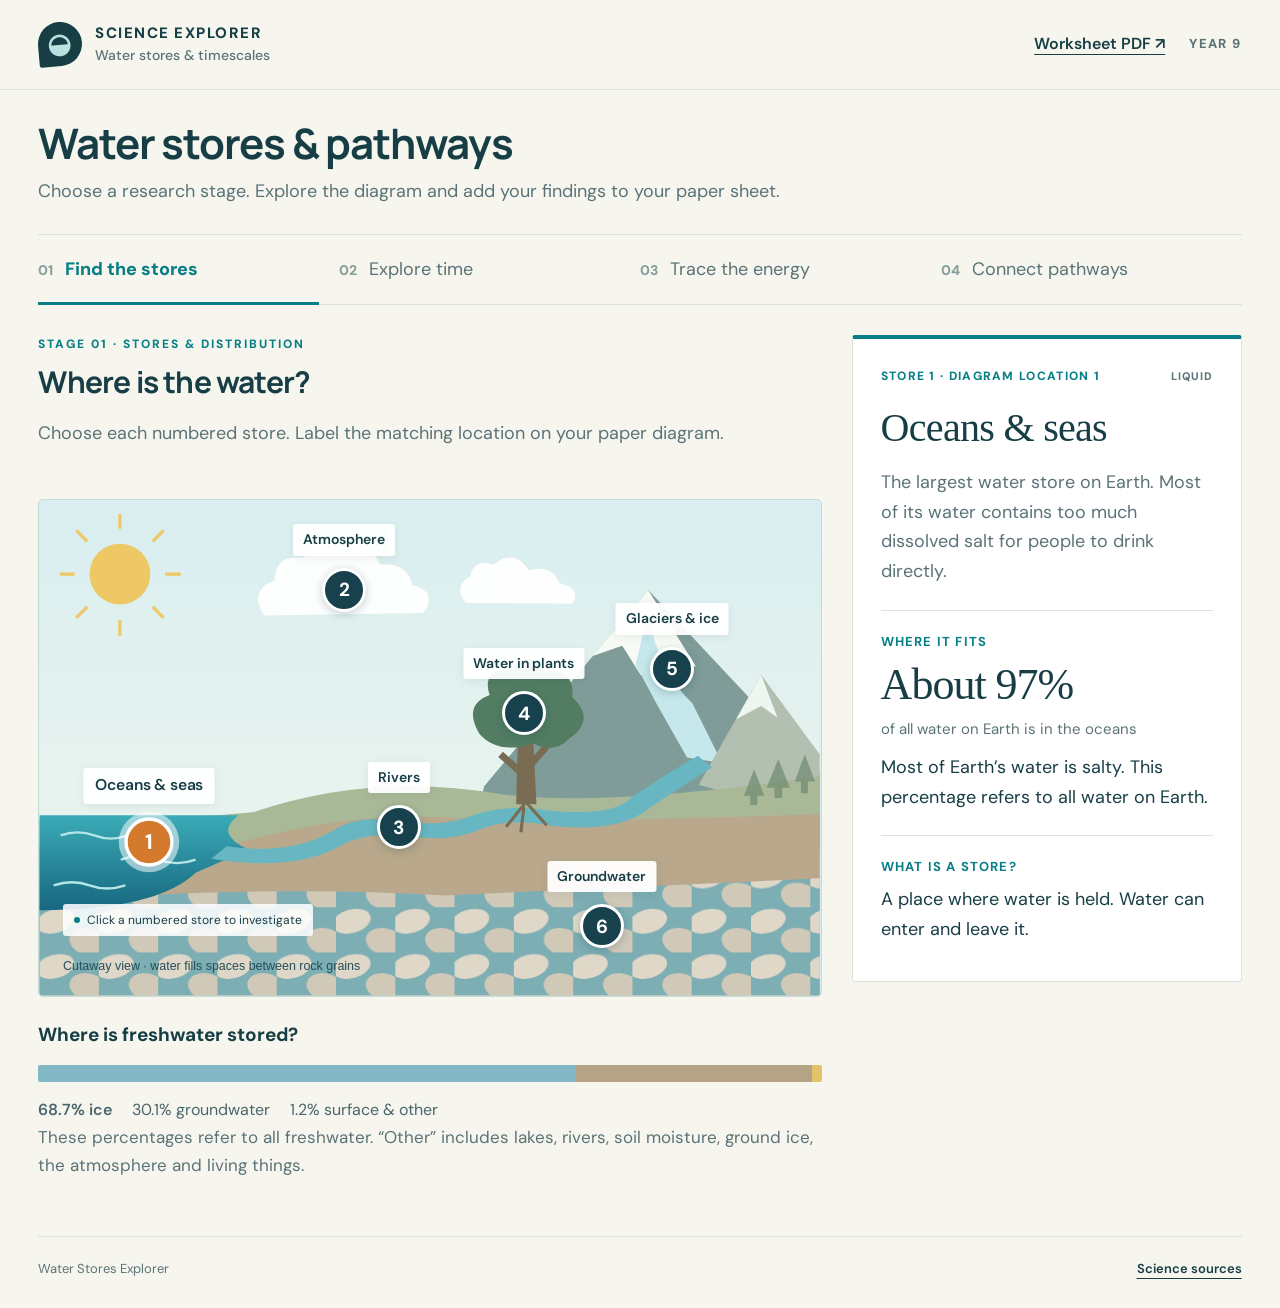
<file: index.html>
<!doctype html>
<html lang="en"><head><meta charset="utf-8"><meta name="viewport" content="width=device-width,initial-scale=1"><meta name="theme-color" content="#123c43"><title>Water Stores Explorer</title><meta name="description" content="Explore water stores, residence times, energy and pathways. Transform what you discover into your own annotated diagram."><link rel="stylesheet" href="style.css"><link rel="stylesheet" href="readability.css"><link rel="icon" href="data:image/svg+xml,%3Csvg xmlns='http://www.w3.org/2000/svg' viewBox='0 0 64 64'%3E%3Cpath fill='%230b8b92' d='M32 3C20 21 10 32 10 42a22 22 0 0044 0C54 32 44 21 32 3z'/%3E%3C/svg%3E"></head>
<body><a class="skip" href="#explorer">Skip to explorer</a>
<header><a class="brand" href="./"><span class="droplet" aria-hidden="true">◒</span><span>SCIENCE EXPLORER<small>Water stores & timescales</small></span></a><div class="header-actions"><a class="text-button" href="Water_Stores_Worksheet.pdf" target="_blank" rel="noopener">Worksheet PDF ↗</a><span class="year">YEAR 9</span></div></header>
<main>
 <section class="intro"><h1>Water stores &amp; pathways</h1><p class="lede">Choose a research stage. Explore the diagram and add your findings to your paper sheet.</p></section>
 <nav class="stages" aria-label="Investigation stages"><button data-stage="0" class="active"><span>01</span>Find the stores</button><button data-stage="1"><span>02</span>Explore time</button><button data-stage="2"><span>03</span>Trace the energy</button><button data-stage="3"><span>04</span>Connect pathways</button></nav>
 <section id="explorer" class="workspace" aria-label="Interactive water landscape">
  <div class="explore-column"><div class="stage-heading"><div><p id="stage-kicker" class="eyebrow"></p><h2 id="stage-title"></h2></div></div><p id="stage-description" class="stage-description"></p>
  <div class="landscape" id="landscape"><svg viewBox="0 0 1000 635" role="img" aria-labelledby="land-title land-desc"><title id="land-title">Water stores from mountains to ocean</title><desc id="land-desc">Ocean at the left, atmosphere above, a river and a tree on land, glacier ice on the right and groundwater between rock grains below. Numbered buttons open information for the six stores.</desc>
   <defs><linearGradient id="sky" x2="0" y2="1"><stop stop-color="#d9eef0"/><stop offset="1" stop-color="#f1f6ed"/></linearGradient><linearGradient id="sea" x2="0" y2="1"><stop stop-color="#3babb7"/><stop offset="1" stop-color="#17677f"/></linearGradient><pattern id="grains" width="76" height="58" patternUnits="userSpaceOnUse"><rect width="76" height="58" fill="#7daeb4"/><ellipse cx="20" cy="18" rx="25" ry="15" fill="#dfd8c8" transform="rotate(-15 20 18)"/><ellipse cx="62" cy="44" rx="24" ry="17" fill="#d1c9b8" transform="rotate(13 62 44)"/></pattern><marker id="arrow" viewBox="0 0 10 10" refX="9" refY="5" markerWidth="6" markerHeight="6" orient="auto-start-reverse"><path d="M0 0L10 5L0 10z" fill="#d47a2c"/></marker></defs>
   <rect width="1000" height="635" fill="url(#sky)"/><circle class="sun" cx="103" cy="95" r="39" fill="#edc864"/><g fill="none" stroke="#edc864" stroke-width="4"><path d="M103 37V18M103 154v20M45 95H26M161 95h20M61 53L47 39M145 137l14 14M145 53l14-14M61 137l-14 14"/></g>
   <path d="M570 367L780 115L1000 350V450H550" fill="#7f9c99"/><path d="M780 115L709 200L747 187L771 225L798 193L842 214Z" fill="#f7fbf5"/><path d="M780 145Q793 220 837 261L875 337L830 330L792 263L764 211Z" fill="#c6e8ec"/><path d="M845 365L925 224L1000 326V410Z" fill="#b2bfb1"/><path d="M925 224L893 281L925 264L946 279Z" fill="#edf6ef"/>
   <path d="M0 410Q180 410 275 400Q426 349 590 377Q723 395 1000 354V635H0Z" fill="#a9b998"/><path d="M0 443L240 444Q420 389 596 414L1000 403V635H0Z" fill="#b9a88b"/><path d="M0 515Q290 493 520 507L1000 485V635H0Z" fill="url(#grains)"/>
   <path d="M0 404L255 404Q223 428 268 448L200 478Q150 526 0 526Z" fill="url(#sea)"/><path d="M844 328Q790 359 757 383Q733 406 652 398Q594 389 551 406Q513 419 473 412Q407 402 376 424Q322 456 240 444L220 460Q328 477 386 443Q420 424 476 431Q525 439 566 422Q603 407 651 417Q738 428 779 397Q808 377 862 343Z" fill="#67b6c1"/><g stroke="#b5e5e5" stroke-width="3" fill="none"><path d="M27 430q22-8 43 0t43 0M104 461q24-9 48 0t48 0M18 494q24-8 46 0t46 0"/></g>
   <g fill="#fff" opacity=".96"><path d="M288 148Q267 116 302 103Q301 70 338 74Q353 46 382 68Q420 48 437 83Q470 79 478 109Q511 118 492 145Z"/><path d="M546 132Q530 109 552 98Q557 74 582 83Q608 61 627 90Q656 82 667 107Q695 113 683 133Z"/></g>
   <g><path d="M611 390L613 311L633 311L637 390" fill="#796c52"/><path d="M619 351L591 326M627 342L650 316" stroke="#796c52" stroke-width="9"/><path d="M564 300Q542 263 577 250Q566 218 604 218Q627 189 648 220Q686 215 683 253Q714 282 679 306Q659 326 633 312Q588 327 564 300" fill="#527d63"/><path d="M622 389L598 419M625 389L650 417M621 393L617 426" stroke="#796c52" stroke-width="4" fill="none"/></g>
   <g fill="#6e8b70" opacity=".7"><path d="M932 369l15-37 15 37h-10v13h-10v-13ZM903 379l13-34 13 34h-9v12h-9v-12ZM968 361l13-35 13 35h-9v15h-9v-15Z"/></g>
   <g id="path-layer" fill="none" stroke="#d47a2c" stroke-width="5" stroke-linecap="round" marker-end="url(#arrow)"></g>
   <text x="30" y="603" fill="#244e5a" font-size="16" font-family="sans-serif">Cutaway view · water fills spaces between rock grains</text>
  </svg>
  <div class="hotspots"><button class="hotspot" data-store="ocean" style="--x:14%;--y:69%" aria-label="Explore store 1, oceans and seas">1<span>Oceans & seas</span></button><button class="hotspot" data-store="atmosphere" style="--x:39%;--y:18%" aria-label="Explore store 2, atmosphere">2<span>Atmosphere</span></button><button class="hotspot" data-store="river" style="--x:46%;--y:66%" aria-label="Explore store 3, rivers">3<span>Rivers</span></button><button class="hotspot" data-store="plants" style="--x:62%;--y:43%" aria-label="Explore store 4, water in plants">4<span>Water in plants</span></button><button class="hotspot" data-store="ice" style="--x:81%;--y:34%" aria-label="Explore store 5, glaciers and ice sheets">5<span>Glaciers & ice</span></button><button class="hotspot" data-store="groundwater" style="--x:72%;--y:86%" aria-label="Explore store 6, groundwater">6<span>Groundwater</span></button></div>
  <div class="map-hint"><span class="live-dot"></span><span id="map-hint">Choose a numbered store to begin</span></div></div>
  <div id="stage-tools" class="stage-tools"></div>
  </div>
  <aside class="detail" aria-label="Selected water store information"><div class="detail-top"><span id="detail-label" class="mini-label">STORE 1</span><span id="detail-state" class="state-label">LIQUID</span></div><h2 id="detail-title"></h2><p id="detail-summary" class="detail-summary"></p><div id="detail-body"></div></aside>
 </section>

 <footer><span>Water Stores Explorer</span><button id="sources-button" class="text-button">Science sources</button></footer>
</main>
<dialog id="sources"><button class="close" aria-label="Close sources">×</button><p class="eyebrow">SCIENCE NOTES</p><h2>Sources & useful distinctions</h2><p>Water distribution estimates are approximate. Every percentage on this site names its reference total. The familiar 97% / 3% split is a classroom rounding; more detailed estimates use about 97.5% saline water and 2.5% freshwater.</p><p>Residence times are approximate averages or broad teaching ranges. They vary between locations and are not deadlines for individual molecules. The long groundwater range refers to deeper, slower systems; shallow groundwater can move much faster.</p><ul><li><a href="https://www.noaa.gov/education/resource-collections/freshwater/water-cycle" target="_blank" rel="noopener">NOAA: the water cycle and water distribution</a></li><li><a href="https://www.usgs.gov/water-science-school/science/groundwater-flow-and-water-cycle" target="_blank" rel="noopener">USGS: groundwater flow</a></li><li><a href="https://www.usgs.gov/water-science-school/science/ice-snow-and-glaciers-and-water-cycle" target="_blank" rel="noopener">USGS: ice, snow and glaciers</a></li><li><a href="https://water.usgs.gov/watercensus/AdHocComm/Background/WaterBudgets-FoundationsforEffectiveWater-ResourcesandEnvironmentalManagement.pdf" target="_blank" rel="noopener">USGS: water budgets and residence times</a></li></ul></dialog>

<script src="app.js"></script></body></html>
</file>
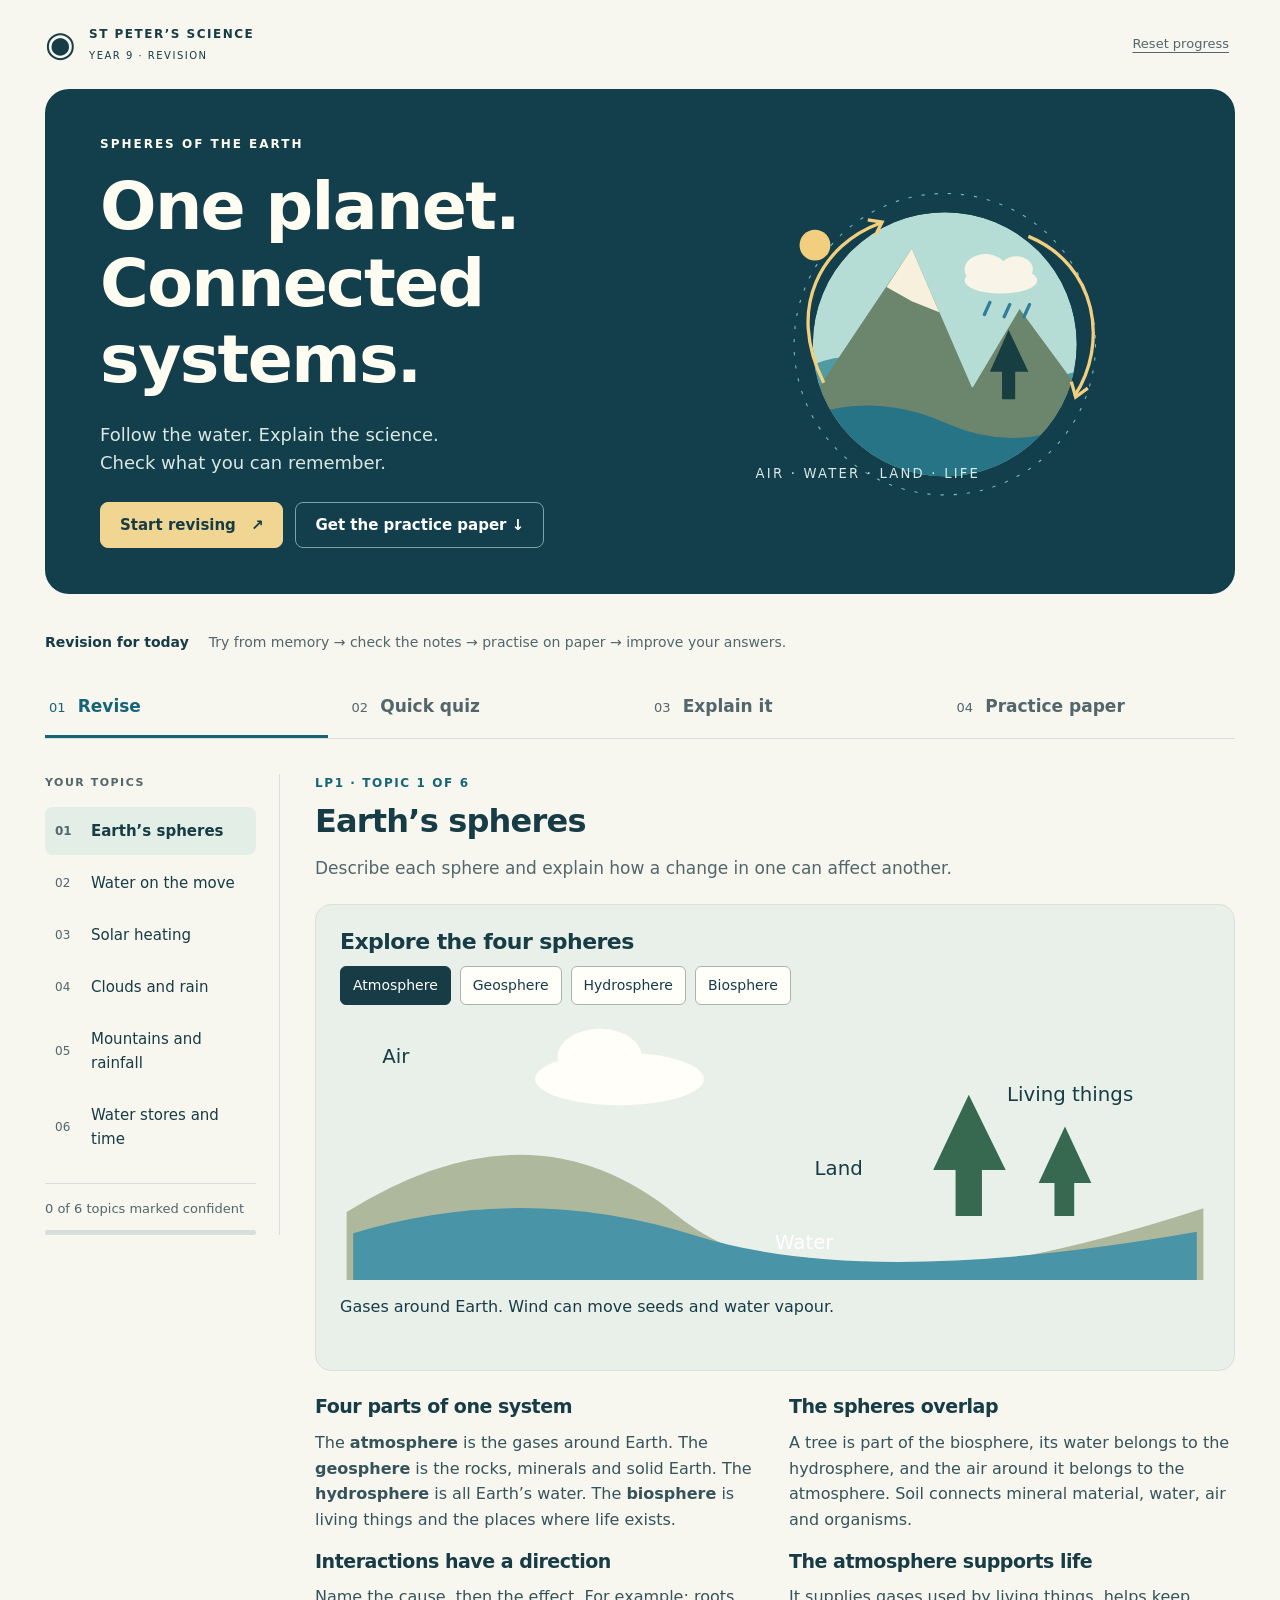
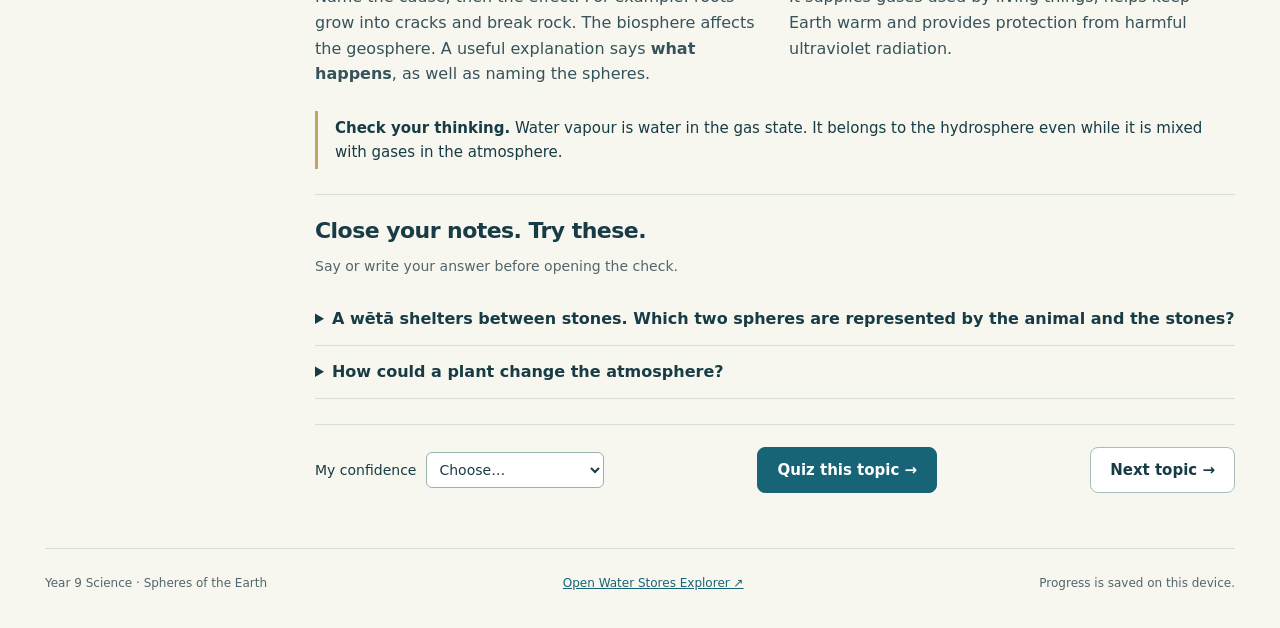
<file: revision/index.html>
<!doctype html>
<html lang="en-NZ">
<head>
  <meta charset="utf-8"><meta name="viewport" content="width=device-width, initial-scale=1">
  <meta name="description" content="Year 9 revision for Spheres of the Earth: interactive diagrams, retrieval questions, explanations and a printable practice paper.">
  <meta name="theme-color" content="#123f4b">
  <title>Spheres of the Earth · Year 9 revision</title>
  <link rel="stylesheet" href="style.css">
  <script src="app.js" defer></script>
</head>
<body>
  <a class="skip" href="#main">Skip to revision</a>
  <header><a class="brand" href="#"><span class="brand-icon" aria-hidden="true">◉</span><span>ST PETER’S SCIENCE<small>YEAR 9 · REVISION</small></span></a><button id="reset" class="text-button">Reset progress</button></header>
  <section class="hero" aria-labelledby="page-title"><div class="hero-copy"><p class="eyebrow">SPHERES OF THE EARTH</p><h1 id="page-title">One planet.<br>Connected systems.</h1><p>Follow the water. Explain the science.<br>Check what you can remember.</p><div class="hero-actions"><button class="primary" data-mode="learn">Start revising <span aria-hidden="true">↗</span></button><a class="outline-light" href="Y9_Spheres_Practice_Questions.pdf" download>Get the practice paper ↓</a></div></div><svg class="hero-art" viewBox="0 0 420 300" role="img" aria-labelledby="hero-title"><title id="hero-title">Water links the air, land and living things</title><defs><clipPath id="planet"><circle cx="210" cy="152" r="120"/></clipPath></defs><circle cx="210" cy="152" r="137" fill="none" stroke="#77b7ba" stroke-dasharray="3 9"/><g clip-path="url(#planet)"><circle cx="210" cy="152" r="120" fill="#b5ddd5"/><path d="M80 175Q130 150 180 178T340 174V290H80Z" fill="#4f9ba4"/><path d="M95 192 180 65 235 192 278 120 342 207 342 290 80 290Z" fill="#6c856d"/><path d="m157 100 23-35 25 58-25-10Z" fill="#f6f0dc"/><path d="M80 219Q145 194 212 224T350 216V300H80Z" fill="#267486"/><path d="m251 177 17-38 18 38h-12v25h-12v-25Z" fill="#173f41"/><g fill="#f8f5e8"><ellipse cx="261" cy="94" rx="33" ry="12"/><ellipse cx="247" cy="84" rx="19" ry="14"/><ellipse cx="275" cy="84" rx="15" ry="12"/></g><path d="m251 114-5 11m23-9-5 11m23-11-5 11" stroke="#327d9b" stroke-width="3" stroke-linecap="round"/></g><path d="M100 187C65 118 99 61 151 42M286 54c63 26 73 98 42 145" fill="none" stroke="#f2cf7e" stroke-width="3"/><path d="m140 39 13 2-6 12m178 133 4 14 11-8" fill="none" stroke="#f2cf7e" stroke-width="3"/><circle cx="92" cy="62" r="14" fill="#f2cf7e"/><text x="38" y="274" fill="#d8eae7" font-size="12" letter-spacing="2">AIR · WATER · LAND · LIFE</text></svg></section>
  <main id="main" tabindex="-1">
    <div class="lesson-strip"><strong>Revision for today</strong><span>Try from memory → check the notes → practise on paper → improve your answers.</span></div>
    <nav class="mode-nav" aria-label="Revision activities"><button data-mode="learn" aria-pressed="true">01 <span>Revise</span></button><button data-mode="quiz" aria-pressed="false">02 <span>Quick quiz</span></button><button data-mode="explain" aria-pressed="false">03 <span>Explain it</span></button><button data-mode="paper" aria-pressed="false">04 <span>Practice paper</span></button></nav>
    <div id="workspace"></div>
    <noscript><p>Please enable JavaScript to use the revision activities. You can still download the <a href="Y9_Spheres_Practice_Questions.pdf">practice questions</a>.</p></noscript>
  </main>
  <footer><span>Year 9 Science · Spheres of the Earth</span><a href="../">Open Water Stores Explorer ↗</a><span>Progress is saved on this device.</span></footer>
  <dialog id="reset-dialog"><h2>Reset your progress?</h2><p>This clears topic confidence and quiz scores on this device.</p><form method="dialog"><button value="cancel" class="secondary">Keep progress</button><button value="reset" class="primary">Reset progress</button></form></dialog>
</body>
</html>
</file>
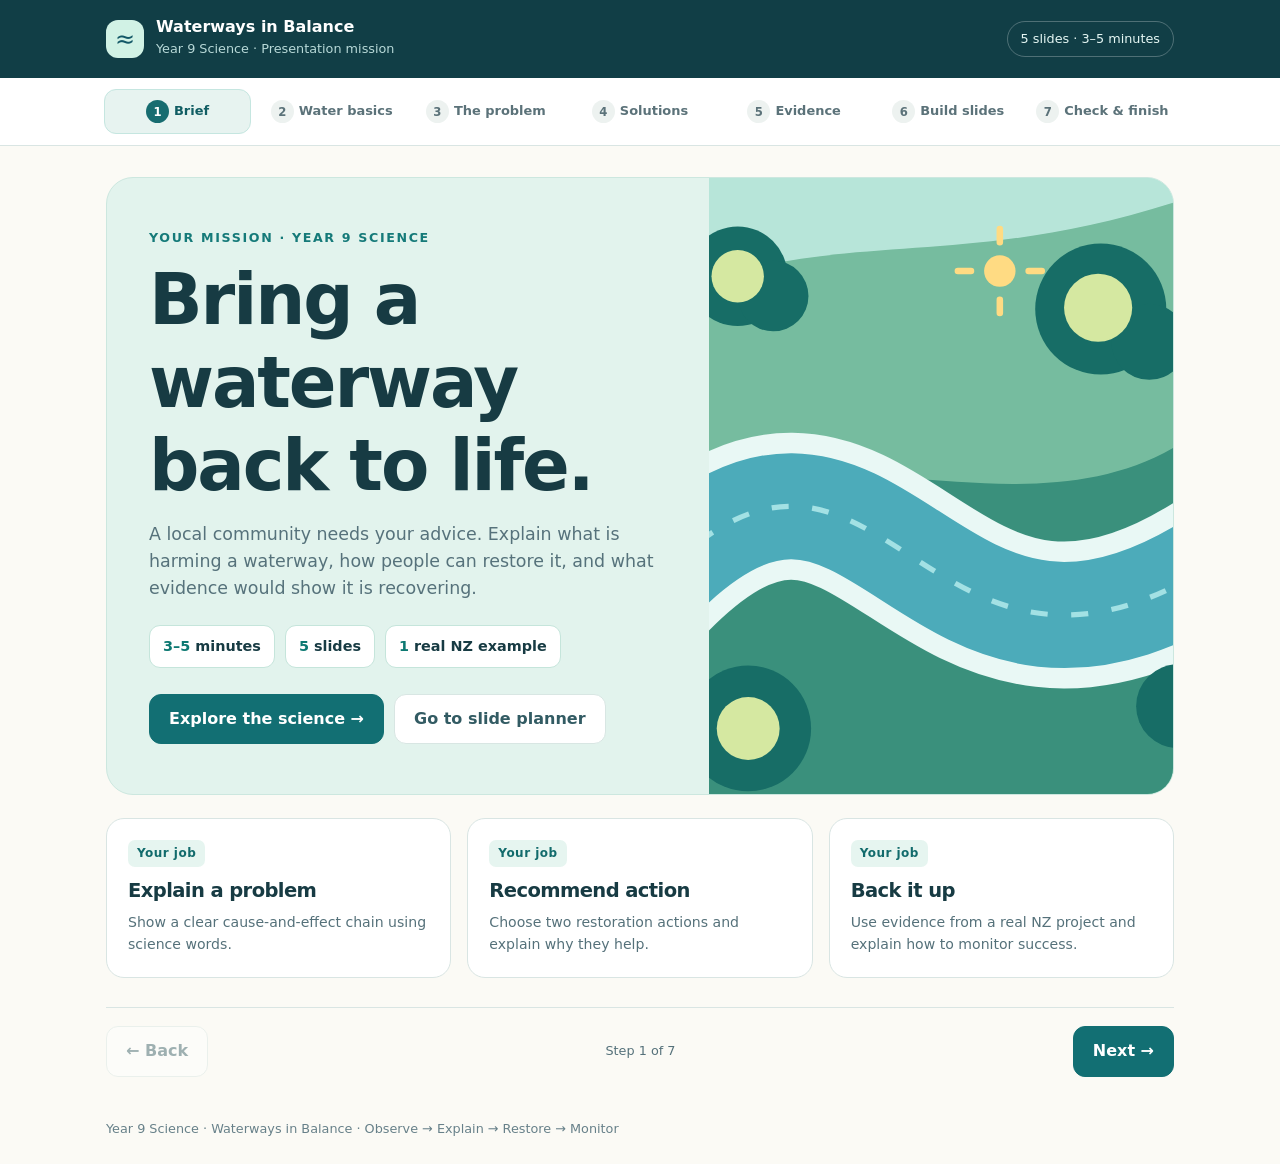
<file: waterways-in-balance/index.html>
<!doctype html>
<html lang="en">
<head>
<meta charset="utf-8">
<meta name="viewport" content="width=device-width, initial-scale=1">
<meta name="theme-color" content="#103b42">
<meta name="description" content="Year 9 Science: a clear, step-by-step field guide for a 3–5 minute waterways restoration presentation.">
<title>Waterways in Balance | Presentation Mission</title>
<style>
:root{--ink:#173b43;--muted:#56717a;--teal:#106b71;--blue:#136a8b;--mint:#e5f4ef;--cream:#fbfaf5;--paper:#fff;--line:#d9e5e3;--gold:#ffcd76;--shadow:0 18px 55px rgba(22,70,70,.09)}
*{box-sizing:border-box}html{scroll-behavior:smooth}body{margin:0;background:var(--cream);color:var(--ink);font:16px/1.55 system-ui,-apple-system,"Segoe UI",sans-serif}button,input,textarea{font:inherit}button{cursor:pointer}button:focus-visible,a:focus-visible,textarea:focus-visible,input:focus-visible{outline:3px solid #efae45;outline-offset:3px}
a{color:#0b617c;text-underline-offset:3px}h1,h2,h3,p{margin:0}h1,h2,h3{line-height:1.18;letter-spacing:-.03em}h1{font-size:clamp(2.55rem,5.6vw,4.4rem)}h2{font-size:clamp(1.75rem,3.5vw,2.65rem)}h3{font-size:1.22rem}p{margin-top:.65rem}ul{margin:.6rem 0;padding-left:1.3rem}li+li{margin-top:.4rem}small{font-size:.8rem}
.top{background:#113e46;color:white}.topin{max-width:1120px;margin:auto;padding:18px 26px;display:flex;align-items:center;justify-content:space-between;gap:18px}.brand{display:flex;align-items:center;gap:12px;text-decoration:none;color:white}.brandmark{width:38px;height:38px;background:#d1f2e5;border-radius:12px;display:grid;place-items:center;color:#125766;font-size:24px}.brand strong{display:block;line-height:1.1;font-size:1rem}.brand small{color:#b8d9d8}.pill{border:1px solid rgba(255,255,255,.26);border-radius:40px;padding:7px 13px;font-size:.8rem;white-space:nowrap;color:#e5f7f4}
.stepbar{background:#fff;border-bottom:1px solid var(--line)}.steps{max-width:1120px;margin:auto;padding:11px 24px;display:grid;grid-template-columns:repeat(7,minmax(0,1fr));gap:7px}.step{border:1px solid transparent;border-radius:12px;background:transparent;color:#5b7279;padding:10px 5px;font-size:.81rem;font-weight:700;transition:.15s}.step span{display:inline-grid;place-items:center;width:23px;height:23px;border-radius:50%;background:#edf2f0;margin-right:5px;font-size:.73rem}.step:hover{background:#f1f7f6}.step.active{background:#e7f3f0;color:#115d63;border-color:#c5e6e0}.step.active span{background:#176c70;color:white}.step.done span{background:#d4f1e0;color:#166a4f}
.wrap{max-width:1120px;margin:auto;padding:31px 26px 35px}.screen[hidden]{display:none!important}.screen{animation:rise .25s ease}@keyframes rise{from{opacity:.6;transform:translateY(7px)}to{opacity:1;transform:translateY(0)}}.eyebrow{color:#157a79;font-size:.79rem;font-weight:800;letter-spacing:.13em;text-transform:uppercase;margin-bottom:11px}.lede{color:#56727b;font-size:1.09rem;max-width:760px;margin-top:13px}.panel{background:#fff;border:1px solid var(--line);border-radius:24px;box-shadow:var(--shadow)}.hero{display:grid;grid-template-columns:1.13fr .87fr;overflow:hidden;background:#e2f3ed;border:1px solid #cce7df;border-radius:27px;min-height:385px}.hero-copy{padding:50px 42px}.hero-copy .lede{max-width:530px}.herovis{position:relative;min-height:350px;overflow:hidden;background:#b7e5d9}.herovis svg{width:100%;height:100%;position:absolute;inset:0}.stats{display:flex;flex-wrap:wrap;gap:10px;margin:23px 0}.stat{background:white;border:1px solid #c5e5db;border-radius:11px;padding:9px 13px;font-weight:800;font-size:.9rem}.stat em{color:#0d7972;font-style:normal}.actions{display:flex;flex-wrap:wrap;align-items:center;gap:10px;margin-top:26px}.btn{border:1px solid #1a7074;padding:12px 19px;border-radius:12px;font-weight:800;background:#fff;color:#145b61;min-height:46px}.btn.primary{background:#126f73;color:#fff;border-color:#126f73}.btn:hover{filter:brightness(.96)}.btn:disabled{opacity:.46;cursor:not-allowed}.ghost{border:1px solid #d8e6e3;color:#325b63}.box{background:#fff;border:1px solid var(--line);border-radius:18px;padding:21px}.box.soft{background:#f1f8f5}.box.peach{background:#fff6e6;border-color:#f1d8a9}.box.blue{background:#edf6fb;border-color:#c9e2ef}.grid2{display:grid;grid-template-columns:repeat(2,minmax(0,1fr));gap:17px;margin-top:23px}.grid3{display:grid;grid-template-columns:repeat(3,minmax(0,1fr));gap:16px;margin-top:23px}.tag{display:inline-block;color:#126b6c;background:#e6f5f0;border-radius:7px;font-size:.75rem;font-weight:800;letter-spacing:.04em;padding:4px 9px;margin-bottom:12px}.bigicon{font-size:2rem;margin-bottom:10px}.hint{font-size:.88rem;color:#55717a}.flow{display:flex;align-items:stretch;gap:8px;margin-top:24px}.flow .node{flex:1;background:#fff;border:1px solid var(--line);border-radius:15px;padding:17px 13px;text-align:center}.flow .arrow{align-self:center;font-size:1.65rem;color:#319191}.flow strong{display:block;font-size:.95rem}.flow span{color:#64777d;font-size:.82rem}.selector{display:flex;flex-wrap:wrap;gap:9px;margin:22px 0}.choice{border:1px solid #c4dbd8;border-radius:12px;background:#fff;color:#315f66;font-weight:750;padding:11px 15px}.choice.chosen{background:#126f73;color:#fff;border-color:#126f73}.detail{padding:24px;margin-top:7px}.detail h3{margin-bottom:8px}.detail p{max-width:800px}.cause{display:grid;grid-template-columns:repeat(3,1fr);gap:11px;margin-top:17px}.cause>div{background:#f3f7f5;border-radius:12px;padding:14px}.cause strong{display:block;font-size:.8rem;color:#367b77;text-transform:uppercase;letter-spacing:.07em;margin-bottom:4px}.pick{display:flex;align-items:flex-start;gap:13px;cursor:pointer}.pick input{accent-color:#1c7b73;width:20px;height:20px;flex:none;margin-top:3px}.pick strong{display:block;font-size:1.04rem}.pick small{color:#61747a;display:block;margin-top:4px;line-height:1.48}.num{font-size:3.7rem;font-weight:850;letter-spacing:-.065em;color:#11777a;line-height:1}.evidence{display:grid;grid-template-columns:220px 1fr;gap:24px;align-items:center}.cite{display:inline-block;font-weight:700;margin-top:12px;font-size:.88rem}.mini{font-size:.83rem;color:#59757c}.note{background:#edf7f2;border-left:4px solid #278179;padding:12px 16px;border-radius:0 12px 12px 0;margin-top:18px;font-size:.94rem}.review{color:#315c61}.planner{display:grid;grid-template-columns:1fr 1fr;gap:18px;margin-top:22px}.planner h3{margin-bottom:10px}.planner ul{margin-top:6px}.timing{margin-top:8px;color:#6a7779;font-size:.86rem}.dots{display:flex;gap:8px;flex-wrap:wrap;margin:18px 0 7px}.dot{border:1px solid #c7dbd8;background:white;border-radius:9px;padding:8px 11px;color:#587277;font-size:.85rem;font-weight:800}.dot.current{background:#176e72;color:white;border-color:#176e72}.tip{background:#fff6e2;border:1px solid #f2ddb0;border-radius:12px;padding:14px 16px;margin-top:16px}.answer{width:100%;resize:vertical;min-height:195px;border:1px solid #c6dad7;border-radius:13px;padding:14px;background:#fcfefd;color:#183e43;line-height:1.5;margin-top:12px}.checklist{display:grid;gap:11px;margin-top:24px}.check{display:flex;align-items:flex-start;gap:12px;background:white;border:1px solid var(--line);padding:15px;border-radius:13px;cursor:pointer}.check input{accent-color:#187b75;width:20px;height:20px;flex:none;margin-top:2px}.progress{height:9px;background:#e1eeeb;overflow:hidden;border-radius:99px;margin-top:19px}.progress>div{background:#27847e;width:0%;height:100%;transition:.2s}.footerNav{display:flex;justify-content:space-between;align-items:center;gap:10px;margin-top:29px;padding-top:18px;border-top:1px solid var(--line)}.footerNav .hint{font-size:.8rem}.footer{max-width:1120px;margin:auto;padding:7px 26px 25px;color:#678089;font-size:.8rem}.sources{margin-top:22px;border-top:1px dashed #c7dcd9;padding-top:14px}.sources summary{cursor:pointer;color:#366e73;font-weight:700}.sources p{font-size:.84rem}.printplan{display:none}.tinycaps{text-transform:uppercase;letter-spacing:.1em;font-size:.75rem;font-weight:800;color:#45817e}.sr{position:absolute;clip:rect(0,0,0,0);height:1px;width:1px;overflow:hidden;white-space:nowrap}
@media(max-width:850px){.steps{display:flex;overflow-x:auto;scrollbar-width:thin}.step{flex:0 0 auto;padding:8px 12px}.wrap{padding:25px 17px}.topin{padding:14px 17px}.hero{grid-template-columns:1fr}.hero-copy{padding:31px 24px}.herovis{min-height:215px}.grid3{grid-template-columns:1fr}.grid2,.planner,.evidence{grid-template-columns:1fr}.cause{grid-template-columns:1fr}.flow{flex-wrap:wrap}.flow .node{min-width:125px}.flow .arrow{display:none}}@media(max-width:460px){.pill{display:none}.hero h1{font-size:2.5rem}.flow{flex-direction:column}.stat{font-size:.81rem}}
@media print{body{background:white;color:black}.top,.stepbar,.wrap,.footer{display:none!important}.printplan{display:block;padding:0 22px;font:12pt/1.45 Arial,sans-serif}.printplan h1{font-size:23pt}.printplan h2{font-size:15pt;margin-top:18px}.printplan section{break-inside:avoid;border-bottom:1px solid #ccc;padding-bottom:10px}.printplan .empty{font-style:italic;color:#666}}

/* Image-led, student-friendly solution and real-world evidence cards */
.solution-cards{display:grid;grid-template-columns:repeat(2,minmax(0,1fr));gap:18px;margin-top:22px}
.solution-card{background:#fff;border:1px solid var(--line);border-radius:20px;overflow:hidden;box-shadow:var(--shadow)}
.solution-card img{display:block;width:100%;height:190px;object-fit:cover;background:#e2efed}
.solution-card .copy{padding:19px 21px 20px}
.solution-card h3{margin:2px 0 8px}
.solution-card ul{padding-left:20px;margin:10px 0}
.solution-card li{margin-top:6px;font-size:.95rem}
.photo-credit{font-size:.77rem;color:#5b7177;line-height:1.4;margin-top:11px}
.photo-credit a{color:#1b6c7a}
.takeaway{background:#eef8f3;border-left:4px solid #248a7b;border-radius:0 11px 11px 0;padding:11px 13px;margin-top:13px;font-size:.92rem}
.case-card{display:grid;grid-template-columns:minmax(250px,.92fr) minmax(0,1.3fr);gap:20px}
.case-photo{margin:0}
.case-photo img{display:block;width:100%;height:250px;object-fit:cover;border-radius:16px;background:#e9f4f1}
.case-content h3{margin-bottom:9px}
.case-content h4{font-size:.95rem;margin:17px 0 5px;color:#165f68}
.case-content ul{margin:5px 0;padding-left:21px}
.case-content li{margin:5px 0}
.evidence-big{display:inline-flex;align-items:baseline;gap:12px;background:#e9f6f0;padding:12px 17px;border-radius:14px;margin:14px 0}
.evidence-big .num{font-size:2.5rem;white-space:nowrap}
.evidence-big .mini{max-width:290px;line-height:1.35}
.case-photo .photo-credit{margin-top:8px}
@media(max-width:850px){.solution-cards,.case-card{grid-template-columns:1fr}.case-photo img{height:220px}}

</style>
</head>
<body>
<header class="top"><div class="topin"><a class="brand" href="#brief" id="brand"><span class="brandmark" aria-hidden="true">≈</span><span><strong>Waterways in Balance</strong><small>Year 9 Science · Presentation mission</small></span></a><span class="pill">5 slides · 3–5 minutes</span></div></header>
<nav class="stepbar" aria-label="Website sections"><div class="steps" id="steps">
<button class="step active" data-page="0"><span>1</span>Brief</button><button class="step" data-page="1"><span>2</span>Water basics</button><button class="step" data-page="2"><span>3</span>The problem</button><button class="step" data-page="3"><span>4</span>Solutions</button><button class="step" data-page="4"><span>5</span>Evidence</button><button class="step" data-page="5"><span>6</span>Build slides</button><button class="step" data-page="6"><span>7</span>Check & finish</button>
</div></nav>
<main class="wrap" id="main">
<section class="screen" id="brief" data-screen="0">
<div class="hero"><div class="hero-copy"><div class="eyebrow">Your mission · Year 9 Science</div><h1>Bring a waterway back to life.</h1><p class="lede">A local community needs your advice. Explain what is harming a waterway, how people can restore it, and what evidence would show it is recovering.</p><div class="stats"><div class="stat"><em>3–5</em> minutes</div><div class="stat"><em>5</em> slides</div><div class="stat"><em>1</em> real NZ example</div></div><div class="actions"><button class="btn primary" data-go="1">Explore the science →</button><button class="btn ghost" data-go="5">Go to slide planner</button></div></div><div class="herovis" aria-hidden="true"><svg viewBox="0 0 460 470" preserveAspectRatio="xMidYMid slice"><rect width="460" height="470" fill="#b7e5d9"/><path d="M0 100 C150 25 245 85 460 0 V470 H0" fill="#76bc9f"/><path d="M0 250 C130 170 340 310 460 160 V470 H0" fill="#3a907c"/><path d="M0 320 C190 110 210 460 460 280" stroke="#e9f8f5" stroke-width="112" fill="none"/><path d="M0 320 C190 110 210 460 460 280" stroke="#4cabba" stroke-width="81" fill="none"/><path d="M0 320 C190 110 210 460 460 280" stroke="#a3e1e4" stroke-width="4" stroke-dasharray="13 18" fill="none"/><g fill="#176d66"><circle cx="75" cy="75" r="38"/><circle cx="102" cy="90" r="27"/><circle cx="352" cy="100" r="50"/><circle cx="389" cy="125" r="29"/><circle cx="83" cy="420" r="48"/><circle cx="411" cy="403" r="32"/></g><g fill="#d5e8a1"><circle cx="75" cy="75" r="20"/><circle cx="350" cy="99" r="26"/><circle cx="83" cy="420" r="24"/></g><g fill="#ffdb83"><circle cx="275" cy="71" r="12"/><path d="M275 49v-10M275 93v10M253 71h-10M297 71h10" stroke="#ffdb83" stroke-width="5" stroke-linecap="round"/></g></svg></div></div>
<div class="grid3"><div class="box"><span class="tag">Your job</span><h3>Explain a problem</h3><p class="hint">Show a clear cause-and-effect chain using science words.</p></div><div class="box"><span class="tag">Your job</span><h3>Recommend action</h3><p class="hint">Choose two restoration actions and explain why they help.</p></div><div class="box"><span class="tag">Your job</span><h3>Back it up</h3><p class="hint">Use evidence from a real NZ project and explain how to monitor success.</p></div></div>
</section>
<section class="screen" id="basics" data-screen="1" hidden>
<div class="eyebrow">01 / Understand</div><h2>What keeps waterways healthy?</h2><p class="lede">Forests, wetlands and soil affect how rain moves through an ecosystem.</p>
<div class="flow" aria-label="How rainfall moves"><div class="node"><strong>🌧️ Rain</strong><span>Water reaches the land</span></div><div class="arrow">→</div><div class="node"><strong>🌿 Infiltration</strong><span>Water soaks into soil</span></div><div class="arrow">↔</div><div class="node"><strong>🌊 Runoff</strong><span>Water flows over land</span></div><div class="arrow">→</div><div class="node"><strong>🟢 Storage</strong><span>Soils and wetlands hold water</span></div></div>
<div class="grid3"><div class="box"><div class="bigicon">🌳</div><h3>Forests</h3><p>Roots help hold soil together. Plants slow surface runoff and reduce erosion.</p></div><div class="box"><div class="bigicon">🪷</div><h3>Wetlands</h3><p>Wetlands store water, slow flow, trap some sediment and provide habitats.</p></div><div class="box"><div class="bigicon">🪱</div><h3>Healthy soil</h3><p>Soils allow water to infiltrate and store moisture for plants.</p></div></div>
<div class="note"><strong>Remember:</strong> Erosion means soil is worn away and moved. Sediment washed into streams can make water cloudy and harm aquatic habitats.</div>
</section>
<section class="screen" id="impacts" data-screen="2" hidden>
<div class="eyebrow">02 / Investigate</div><h2>What is damaging the waterway?</h2><p class="lede">Choose a problem to see how it can affect water movement, water quality and biodiversity. Use one as the focus of your presentation.</p>
<div class="selector" id="impactChoices" role="group" aria-label="Choose an impact"><button class="choice chosen" data-impact="0">Land clearing</button><button class="choice" data-impact="1">Wetland drainage</button><button class="choice" data-impact="2">Farm runoff</button></div>
<div class="panel detail"><span class="tag" id="impactTag">Human activity</span><h3 id="impactTitle">Land clearing</h3><p id="impactIntro">Removing native vegetation can expose soil and reduce the number of roots holding it together.</p><div class="cause"><div><strong>1 · Activity</strong><span id="impactOne">Trees are removed</span></div><div><strong>2 · Change</strong><span id="impactTwo">More erosion and sediment runoff</span></div><div><strong>3 · Consequence</strong><span id="impactThree">Cloudier water and damaged habitats</span></div></div></div>
<div class="tip"><strong>Good science sentence:</strong> “Because ______ changes ______, this can lead to ______, which affects ______.”<p class="mini">Extra pressure: drought can reduce water availability, but drought itself is not a human activity.</p></div>
</section>
<section class="screen" id="solutions" data-screen="3" hidden>
<div class="eyebrow">03 / Take action</div><h2>How could people restore the waterway?</h2>
<p class="lede">Look at the pictures and short explanations. <strong>Choose TWO actions for Slide 3 of your presentation.</strong> You do not need to select or tick anything on this website.</p>
<div class="solution-cards">
<article class="solution-card">
<img loading="lazy" src="https://www.waikatoregion.govt.nz/assets/WRC/Mangatutu-stream-planting.jpg" alt="Young native plants being planted beside a Waikato stream">
<div class="copy"><span class="tag">Action 1</span><h3>🌱 Plant native vegetation along streams</h3>
<ul><li>Roots hold streambanks together and reduce erosion.</li><li>Leaves slow rainwater running over the ground, helping keep soil out of streams.</li><li>Shade keeps water cooler and provides better conditions for freshwater animals.</li></ul>
<div class="takeaway"><strong>Why it helps:</strong> Less muddy water and healthier stream habitats.</div>
<p class="photo-credit">Photo: <a href="https://www.waikatoregion.govt.nz/services/education/resources-for-teachers/rivers-and-us/" target="_blank" rel="noopener noreferrer">Waikato Regional Council — Mangatutu Stream</a></p></div></article>
<article class="solution-card">
<img loading="lazy" src="https://ourauckland.aucklandcouncil.govt.nz/media/dledyqbk/improve-stream.jpg" alt="A fence separating farmland and stock from a stream margin">
<div class="copy"><span class="tag">Action 2</span><h3>🐄 Fence livestock away from waterways</h3>
<ul><li>Fences prevent cattle from trampling streambanks and stirring up sediment.</li><li>They help stop animal waste entering the stream directly.</li><li>Plants beside the water have a better chance to grow and recover.</li></ul>
<div class="takeaway"><strong>Why it helps:</strong> Cleaner water and more stable streambanks.</div>
<p class="photo-credit">Photo: <a href="https://ourauckland.aucklandcouncil.govt.nz/news/2024/07/waterway-funds/" target="_blank" rel="noopener noreferrer">Auckland Council — waterway fencing</a></p></div></article>
<article class="solution-card">
<img loading="lazy" src="https://www.gw.govt.nz/assets/Uploads/News/2024/Te-Horo-School-students-planting.jpeg" alt="People planting native plants to restore a wetland in New Zealand">
<div class="copy"><span class="tag">Action 3</span><h3>🪷 Restore wetlands</h3>
<ul><li>Allow water to collect in wetland areas instead of draining them.</li><li>Wetland soils and plants can store water and slow its movement after rain.</li><li>Wetlands trap some sediment and create habitats for birds, fish and insects.</li></ul>
<div class="takeaway"><strong>Why it helps:</strong> More natural water storage, cleaner runoff and more wildlife habitat.</div>
<p class="photo-credit">Photo: <a href="https://www.gw.govt.nz/your-region/news/next-generation-play-important-role-in-restoring-te-horo-wetland/" target="_blank" rel="noopener noreferrer">Greater Wellington — Te Horo wetland</a></p></div></article>
<article class="solution-card">
<img loading="lazy" src="https://ourauckland.aucklandcouncil.govt.nz/media/vvfmoftu/kumeu-river_wq-sampling-2.jpg?v=1dc219d810d8040&amp;width=2040" alt="Scientists testing water quality at a New Zealand river">
<div class="copy"><span class="tag">Action 4</span><h3>💧 Reduce polluted runoff</h3>
<ul><li>Keep fertiliser, animal waste and chemicals away from streams.</li><li>Use planted strips to help filter runoff before it reaches the water.</li><li>Test water regularly to check whether pollution is decreasing.</li></ul>
<div class="takeaway"><strong>Why it helps:</strong> More freshwater remains clean enough to support living things.</div>
<p class="photo-credit">Photo shows water-quality monitoring: <a href="https://ourauckland.aucklandcouncil.govt.nz/news/2025/09/soe-report-2025/" target="_blank" rel="noopener noreferrer">Auckland Council — river sampling</a></p></div></article>
</div>
<div class="box soft" style="margin-top:19px"><strong>Your presentation task — Slide 3</strong><p>Choose <strong>two</strong> actions that best solve the waterway problem you identified. For each one, explain <strong>what people do</strong> and <strong>why it would improve water availability, water quality or freshwater habitats</strong>.</p><p class="mini">You are making your choices in your presentation, not on this website.</p></div>
<div class="note"><strong>Kaitiakitanga:</strong> Caring for an environment takes ongoing effort. Restoration should involve local iwi, hapū, landowners and communities.</div>
</section>
<section class="screen" id="evidence" data-screen="4" hidden>
<div class="eyebrow">04 / Prove it</div><h2>What have real New Zealand projects achieved?</h2>
<p class="lede">Explore the two short case studies below. <strong>Choose ONE real example for Slide 4.</strong> Use a photograph, one piece of evidence and a sentence explaining what it shows. The links are optional if you want to read more.</p>
<div class="selector" role="group" aria-label="Explore a real restoration example" id="evidenceChoices"><button class="choice chosen" data-evidence="0">Mahurangi · Auckland</button><button class="choice" data-evidence="1">Waitao · Bay of Plenty</button></div>
<div class="panel detail">
<div class="case-card">
<figure class="case-photo"><img id="evidenceImage" loading="lazy" src="https://www.doc.govt.nz/thumbs/hero/contentassets/bd406792c9e248dca1ab747ca17651f6/mahurangi-river-restoration-1920-hero.jpg" alt="Mahurangi River in Auckland">
<figcaption class="photo-credit"><span id="evidencePhotoCaption">Photo of the Mahurangi River area (not one of the monitored streams).</span> <a id="evidencePhotoCredit" href="https://www.doc.govt.nz/our-work/freshwater-restoration/nga-awa/mahurangi-river-restoration/" target="_blank" rel="noopener noreferrer">Photo source: DOC</a></figcaption></figure>
<div class="case-content">
<h3 id="evidenceTitle">Mahurangi catchment · Auckland</h3>
<p id="evidenceIntro">Farming and land clearing can wash fine soil into waterways, making water muddy and damaging habitats.</p>
<h4>What did people do?</h4><ul id="evidenceActions"><li>Fenced streams to keep livestock out.</li><li>Planted native trees and shrubs along streambanks.</li></ul>
<div class="evidence-big"><span class="num" id="evidenceStat">32%</span><span><strong id="evidenceStatLabel">less fine sediment</strong><span class="mini" id="evidenceStatContext" style="display:block">In restored streams compared with pasture streams</span></span></div>
<h4>What did scientists find?</h4><ul id="evidenceFindings"><li>Restored streams had less fine sediment.</li><li>More pollution-sensitive aquatic insects were found at restored sites.</li></ul>
<div class="note" id="evidenceLimit"><strong>Be careful:</strong> Comparing streams does not prove that planting alone caused every difference.</div>
<a class="cite" id="evidenceSource" target="_blank" rel="noopener noreferrer" href="https://knowledgeauckland.org.nz/publications/riparian-restoration-benefits-for-rural-streams-in-the-mahurangi-catchment/">Optional: Auckland Council's original research ↗</a>
</div></div></div>
<div class="box peach" style="margin-top:17px"><strong>What should you put on Slide 4?</strong><p>State <strong>where</strong> the project happened, <strong>what people did</strong>, and <strong>one result from monitoring</strong>. Then explain why that result suggests the waterway is improving. You do not need to read the full research article.</p></div>
</section>
<section class="screen" id="planner" data-screen="5" hidden>
<div class="eyebrow">05 / Your presentation</div><h2>Build your five-slide presentation</h2><p class="lede">Follow the slides one at a time. These are planning notes — create the final presentation in Google Slides or PowerPoint.</p>
<div class="dots" id="slideDots" role="group" aria-label="Choose slide"><button class="dot current" data-slide="0">Slide 1</button><button class="dot" data-slide="1">Slide 2</button><button class="dot" data-slide="2">Slide 3</button><button class="dot" data-slide="3">Slide 4</button><button class="dot" data-slide="4">Slide 5</button></div>
<div class="planner">
<div class="box"><span class="tag" id="slideStep">Slide 1 of 5</span><h3 id="slideTitle">Introduce the problem</h3><p class="timing" id="slideTime">Aim for 25–35 seconds</p><p class="tinycaps" style="margin-top:18px">Put on this slide</p><ul id="slideVisuals"></ul><p class="tinycaps" style="margin-top:19px">Explain aloud</p><p id="slideSpeaker"></p><div class="tip"><strong>Useful sentence starter</strong><p id="slideStarter"></p></div></div>
<div class="box"><span class="tag">My planning notes</span><h3>What will you say?</h3><p class="hint">Use your own words. Keep your actual presentation slides visual — not full paragraphs.</p><label class="sr" for="slideNotes">Presentation planning notes</label><textarea class="answer" id="slideNotes" placeholder="Write brief speaking notes here..."></textarea><p class="mini" id="saveStatus" aria-live="polite">Notes are saved on this device and browser only.</p><div class="actions"><button class="btn ghost" id="prevSlide">← Previous slide</button><button class="btn primary" id="nextSlide">Next slide →</button></div></div></div>
<div class="note"><strong>Design rule:</strong> One clear heading, one strong visual or diagram, and no more than 3–4 short bullet points per slide. Put explanations in your speaking notes.</div>
</section>
<section class="screen" id="finish" data-screen="6" hidden>
<div class="eyebrow">06 / Final check</div><h2>Is your presentation ready?</h2><p class="lede">Tick each requirement before you present. Your presentation should take between 3 and 5 minutes.</p>
<div class="progress" aria-hidden="true"><div id="checkProgress"></div></div><p class="hint" id="checkCount" aria-live="polite">0 of 6 requirements checked</p>
<div class="checklist" id="checklist">
<label class="check"><input type="checkbox" data-check="0"><span>I explain one human activity and its effect on a waterway.</span></label>
<label class="check"><input type="checkbox" data-check="1"><span>I use science words to explain changes to water and biodiversity.</span></label>
<label class="check"><input type="checkbox" data-check="2"><span>I recommend two restoration actions and explain how each helps.</span></label>
<label class="check"><input type="checkbox" data-check="3"><span>I name a real NZ restoration project and give a specific result.</span></label>
<label class="check"><input type="checkbox" data-check="4"><span>I mention a limitation or uncertainty in the evidence.</span></label>
<label class="check"><input type="checkbox" data-check="5"><span>I explain ongoing monitoring and kaitiakitanga.</span></label>
</div>
<div class="box soft" style="margin-top:20px"><h3>Ready to make your slides?</h3><p>Your final file should contain five slides, not a copy of this website. Use your own words, include relevant images or diagrams, and put source credits on Slide 4 or in small text beneath images.</p><div class="actions"><button class="btn primary" id="printPlan">Print / save planning notes</button><button class="btn ghost" id="copyPlan">Copy my plan</button><span class="hint" id="copyFeedback" aria-live="polite"></span></div></div>
<details class="sources"><summary>Teacher & student source notes</summary><p>This learning guide was adapted into a shorter workflow from the <a target="_blank" rel="noopener noreferrer" href="https://rosiebutler-lgtm.github.io/Waterways-in-balance/">original Waterways in Balance learning site</a>. The restoration evidence comes from <a target="_blank" rel="noopener noreferrer" href="https://knowledgeauckland.org.nz/publications/riparian-restoration-benefits-for-rural-streams-in-the-mahurangi-catchment/">Auckland Council's 2026 Mahurangi report</a> and <a target="_blank" rel="noopener noreferrer" href="https://niwa.co.nz/lakes/freshwater-update/freshwater-update-64-february-2015/te-awa-o-waitao-stream-restoration-case-study-it-takes-community-restore-stream">NIWA's 2015 Waitao case study</a>. Avoid claiming that a single intervention caused all observed changes.</p></details>
</section>
<div class="footerNav"><button class="btn ghost" id="prevPage">← Back</button><span class="hint" id="pageLabel">Step 1 of 7</span><button class="btn primary" id="nextPage">Next →</button></div>
</main>
<footer class="footer">Year 9 Science · Waterways in Balance · Observe → Explain → Restore → Monitor</footer>
<div class="printplan" id="printContent"></div>
<script>
(function(){
"use strict";
const pageIds=["brief","basics","impacts","solutions","evidence","planner","finish"];
let page=0,slide=0,impact=0,evidence=0;
const $=id=>document.getElementById(id);
const impacts=[
{title:"Land clearing",desc:"Removing native vegetation can expose soil and reduce the number of roots holding it together.",chain:["Trees and other plants are removed","Runoff and erosion may increase","Sediment enters streams and can damage habitats"]},
{title:"Wetland drainage",desc:"Draining a wetland removes water storage and habitat. It can change how quickly water moves downstream.",chain:["Wetlands are drained","Less water is stored and flow patterns change","Wetland wildlife loses habitat; flood risk downstream may increase"]},
{title:"Farm runoff",desc:"Rain can wash fertilisers, animal waste and sediment from land into nearby streams.",chain:["Pollutants wash off farmland","Nutrients, bacteria or sediment reach the water","Water quality can decline and aquatic life may be harmed"]}
];
const evidenceData=[
{stat:"32%",label:"less fine sediment",statContext:"Restored streams compared with open-pasture streams",title:"Mahurangi catchment · Auckland",intro:"Farm runoff can carry fine soil into small streams. Muddy water can damage habitats for freshwater animals.",actions:["Farmers fenced some streambanks to keep livestock away.","Native trees and shrubs were planted beside streams."],findings:["Scientists compared nine streams during 2023–2025.","Restored streams had about 32% less fine sediment than open-pasture streams.","Sensitive mayflies and caddisflies were found in restored streams."],lim:"This study compared different streams, so it cannot prove that planting alone caused all the differences.",image:"https://www.doc.govt.nz/thumbs/hero/contentassets/bd406792c9e248dca1ab747ca17651f6/mahurangi-river-restoration-1920-hero.jpg",imageAlt:"Mahurangi River in Auckland, surrounded by vegetation",photoCaption:"Mahurangi River area (not one of the nine monitored streams).",photoCredit:"Photo: Department of Conservation",photoURL:"https://www.doc.govt.nz/our-work/freshwater-restoration/nga-awa/mahurangi-river-restoration/",source:"Optional: Auckland Council's 2026 research ↗",url:"https://knowledgeauckland.org.nz/publications/riparian-restoration-benefits-for-rural-streams-in-the-mahurangi-catchment/"},
{stat:"↓",label:"nutrient pollution",statContext:"Monitoring found improving water-quality trends",title:"Te Awa o Waitao · Bay of Plenty",intro:"People were concerned that land use was harming the Waitao Stream and the harbour it flows into.",actions:["Local hapū and landowners began streambank fencing and native planting in 2003.","The community worked with scientists to test water and monitor freshwater insects."],findings:["Measurements reported falling nitrogen and phosphorus levels.","Water became clearer near the stream outlet.","Some headwater sites had improved aquatic-insect scores."],lim:"These were encouraging trends, not proof that every problem was solved. Unsafe E. coli levels at nearby Kaiate Falls have remained an issue.",image:"https://www.boprc.govt.nz/media/796816/14-kaiate-falls-6.jpg?anchor=center&height=630&mode=crop&rnd=132198833070000000&width=1200",imageAlt:"Kaiate Falls on a tributary of the Waitao River, Bay of Plenty",photoCaption:"Kaiate Falls, on a stream that flows into the Waitao River.",photoCredit:"Photo: Bay of Plenty Regional Council",photoURL:"https://www.boprc.govt.nz/environment/fresh-water/focus-catchments/waitao-catchment-and-kaiate-falls",source:"Optional: NIWA's Waitao case study ↗",url:"https://niwa.co.nz/lakes/freshwater-update/freshwater-update-64-february-2015/te-awa-o-waitao-stream-restoration-case-study-it-takes-community-restore-stream"}
];
const slides=[
{title:"Introduce the problem",time:"25–35 seconds",visuals:["Title and the waterway or type of location","One relevant photograph or labelled map","One short sentence stating the human activity"],speaker:"Introduce the issue. Explain why a community should care about this waterway.",starter:"“Our waterway is being affected by ______. This matters because ______.”"},
{title:"Explain the science",time:"40–55 seconds",visuals:["A simple cause → effect → ecosystem diagram","Two or three key science words","One image showing the impact"],speaker:"Explain how the activity changes runoff, erosion, infiltration, storage or water quality. Connect this to living things.",starter:"“When ______ happens, ______ changes. As a result, ______ can affect biodiversity because ______.”"},
{title:"Recommend restoration actions",time:"50–65 seconds",visuals:["Two clearly named restoration actions","A photo or diagram for each action","A short phrase explaining how each works"],speaker:"Explain why you chose these actions. Use scientific reasoning, not just a list of jobs.",starter:"“First, we recommend ______ because ______. Second, ______ would help by ______.”"},
{title:"Show real evidence",time:"45–60 seconds",visuals:["Name and location of one real NZ restoration project","What the community did","One measured result (number or clear trend)","Small source credit"],speaker:"Explain what the evidence shows and why it supports your plan. Include a specific result.",starter:"“At ______, people ______. Monitoring found ______. This suggests ______.”"},
{title:"Evaluate & conclude",time:"35–55 seconds",visuals:["One evidence limitation or uncertainty","Two things to monitor over time","A final recommendation linked to kaitiakitanga"],speaker:"Say what is still uncertain, how the community should check progress, and why care must continue beyond the first planting day.",starter:"“We cannot be certain that ______ because ______. We should monitor ______ over several years. Caring for this waterway means ______.”"}
];
function readJSON(key,fallback){try{return JSON.parse(localStorage.getItem(key))||fallback}catch(e){return fallback}}
const notes=readJSON("wib-notes-v1",["","","","",""]);
const checked=readJSON("wib-checks-v1",[]);
function persist(k,v){try{localStorage.setItem(k,JSON.stringify(v))}catch(e){}}
function showPage(i){
page=Math.max(0,Math.min(6,i));
document.querySelectorAll(".screen").forEach((el,n)=>el.hidden=n!==page);
document.querySelectorAll(".step").forEach((el,n)=>{el.classList.toggle("active",n===page);el.classList.toggle("done",n<page);if(n===page)el.setAttribute("aria-current","step");else el.removeAttribute("aria-current")});
$("prevPage").disabled=page===0;$("nextPage").textContent=page===6?"Back to the brief ↺":"Next →";$("pageLabel").textContent="Step "+(page+1)+" of 7";
history.replaceState(null,"","#"+pageIds[page]);
window.scrollTo({top:0,behavior:"auto"});
document.querySelector(".step.active").scrollIntoView({inline:"nearest",block:"nearest"});
}
document.querySelectorAll("[data-page]").forEach(el=>el.addEventListener("click",()=>showPage(Number(el.dataset.page))));
document.querySelectorAll("[data-go]").forEach(el=>el.addEventListener("click",()=>showPage(Number(el.dataset.go))));
$("brand").addEventListener("click",e=>{e.preventDefault();showPage(0)});
$("prevPage").addEventListener("click",()=>showPage(page-1));
$("nextPage").addEventListener("click",()=>showPage(page===6?0:page+1));
function setImpact(i){impact=i;const d=impacts[i];$("impactTitle").textContent=d.title;$("impactIntro").textContent=d.desc;$("impactOne").textContent=d.chain[0];$("impactTwo").textContent=d.chain[1];$("impactThree").textContent=d.chain[2];document.querySelectorAll("[data-impact]").forEach(el=>{let on=Number(el.dataset.impact)===i;el.classList.toggle("chosen",on);el.setAttribute("aria-pressed",String(on))})}
document.querySelectorAll("[data-impact]").forEach(el=>el.addEventListener("click",()=>setImpact(Number(el.dataset.impact))));
function setList(id,items){const list=$(id);list.replaceChildren();items.forEach(t=>{const li=document.createElement("li");li.textContent=t;list.appendChild(li)})}
function setEvidence(i){evidence=i;const d=evidenceData[i];$("evidenceStat").textContent=d.stat;$("evidenceStatLabel").textContent=d.label;$("evidenceStatContext").textContent=d.statContext;$("evidenceTitle").textContent=d.title;$("evidenceIntro").textContent=d.intro;setList("evidenceActions",d.actions);setList("evidenceFindings",d.findings);$("evidenceLimit").textContent="Be careful: "+d.lim;$("evidenceImage").src=d.image;$("evidenceImage").alt=d.imageAlt;$("evidencePhotoCaption").textContent=d.photoCaption;$("evidencePhotoCredit").textContent=d.photoCredit;$("evidencePhotoCredit").href=d.photoURL;$("evidenceSource").textContent=d.source;$("evidenceSource").href=d.url;document.querySelectorAll("[data-evidence]").forEach(el=>{let on=Number(el.dataset.evidence)===i;el.classList.toggle("chosen",on);el.setAttribute("aria-pressed",String(on))})}
document.querySelectorAll("[data-evidence]").forEach(el=>el.addEventListener("click",()=>setEvidence(Number(el.dataset.evidence))));
function showSlide(i){slide=Math.max(0,Math.min(4,i));const d=slides[slide];$("slideStep").textContent="Slide "+(slide+1)+" of 5";$("slideTitle").textContent=d.title;$("slideTime").textContent="Aim for "+d.time;$("slideVisuals").innerHTML="";d.visuals.forEach(t=>{const li=document.createElement("li");li.textContent=t;$("slideVisuals").appendChild(li)});$("slideSpeaker").textContent=d.speaker;$("slideStarter").textContent=d.starter;$("slideNotes").value=notes[slide]||"";$("prevSlide").disabled=slide===0;$("nextSlide").textContent=slide===4?"Go to final check →":"Next slide →";document.querySelectorAll("[data-slide]").forEach(el=>el.classList.toggle("current",Number(el.dataset.slide)===slide))}
$("prevSlide").addEventListener("click",()=>showSlide(slide-1));
$("nextSlide").addEventListener("click",()=>{if(slide===4){saveNotes();showPage(6)}else showSlide(slide+1)});
$("slideNotes").addEventListener("input",saveNotes);
function saveNotes(){notes[slide]=$("slideNotes").value;persist("wib-notes-v1",notes);$("saveStatus").textContent="Notes saved on this browser/device only."}
document.querySelectorAll("[data-slide]").forEach(el=>el.addEventListener("click",()=>showSlide(Number(el.dataset.slide))));
function updateChecks(){const n=checked.length;$("checkProgress").style.width=(n/6*100)+"%";$("checkCount").textContent=n+" of 6 requirements checked"}
document.querySelectorAll("[data-check]").forEach(el=>{const n=Number(el.dataset.check);el.checked=checked.includes(n);el.addEventListener("change",()=>{if(el.checked&&!checked.includes(n))checked.push(n);if(!el.checked){const index=checked.indexOf(n);if(index>=0)checked.splice(index,1)}persist("wib-checks-v1",checked);updateChecks()})});
function planText(){saveNotes();let t="WATERWAYS IN BALANCE — 3–5 MINUTE PRESENTATION PLAN\n\n";slides.forEach((d,i)=>{t+="SLIDE "+(i+1)+": "+d.title.toUpperCase()+" ("+d.time+")\n";t+=(notes[i]||"[No notes yet]")+"\n\n"});return t}
$("copyPlan").addEventListener("click",()=>{const t=planText();if(navigator.clipboard&&navigator.clipboard.writeText){navigator.clipboard.writeText(t).then(()=>$("copyFeedback").textContent="Plan copied!").catch(()=>$("copyFeedback").textContent="Select and copy from the print view instead.")}else {$("copyFeedback").textContent="Use Print / save planning notes instead."}});
$("printPlan").addEventListener("click",()=>{saveNotes();const box=$("printContent");box.textContent="";const title=document.createElement("h1");title.textContent="Waterways in Balance — Presentation Plan";box.appendChild(title);const intro=document.createElement("p");intro.textContent="Year 9 Science · 5 slides · 3–5 minutes";box.appendChild(intro);slides.forEach((d,i)=>{const s=document.createElement("section");const h=document.createElement("h2");h.textContent="Slide "+(i+1)+": "+d.title;s.appendChild(h);const p=document.createElement("p");p.textContent=notes[i]||"No notes yet";if(!notes[i])p.className="empty";p.style.whiteSpace="pre-wrap";s.appendChild(p);box.appendChild(s)});window.print()});
function init(){setImpact(0);setEvidence(0);updateChecks();const target=pageIds.indexOf(location.hash.slice(1));showPage(target>=0?target:0);$("slideNotes").value="";showSlide(0)}
init();
window.addEventListener("hashchange",()=>{const target=pageIds.indexOf(location.hash.slice(1));if(target>=0&&target!==page)showPage(target)});
})();
</script>
</body></html>
</file>
<file: style.css>
@import url('https://fonts.googleapis.com/css2?family=DM+Sans:wght@400;500;600;700&family=Manrope:wght@400;500;600;700;800&display=swap');
:root{--ink:#173e45;--muted:#5b7377;--teal:#087f86;--line:#d9e3df;--cream:#f6f6ef;--orange:#bb6329;--white:#fff;--serif:Georgia,'Times New Roman',serif}*{box-sizing:border-box}html{scroll-behavior:smooth;scroll-padding-top:20px}body{margin:0;background:var(--cream);color:var(--ink);font-family:'DM Sans',Arial,sans-serif;font-size:16px;line-height:1.55}button,a,input{ -webkit-tap-highlight-color:transparent}button,input,summary{cursor:pointer}button{font:inherit}a{color:var(--teal)}button:focus-visible,a:focus-visible,summary:focus-visible,input:focus-visible{outline:3px solid #d48740;outline-offset:5px}button{transition:background .18s,transform .18s}button:hover{filter:brightness(.97)}.skip{position:absolute;top:-100px;left:20px;background:white;padding:10px;z-index:100}.skip:focus{top:10px}header{max-width:1480px;margin:auto;display:flex;align-items:center;justify-content:space-between;padding:28px 5%;border-bottom:1px solid var(--line)}.brand{display:flex;gap:13px;text-decoration:none;align-items:center;color:var(--ink);font-size:13px;font-weight:800;letter-spacing:1.5px}.brand small{display:block;font-weight:500;letter-spacing:0;font-size:12px;color:var(--muted)}.droplet{display:grid;place-items:center;background:var(--ink);color:#b9e1df;width:44px;height:44px;border-radius:50% 50% 50% 5%;transform:rotate(-5deg);font-size:27px}.header-actions{display:flex;align-items:center;gap:24px}.text-button{background:none;border:0;color:var(--ink);padding:7px 0;font-size:13px;font-weight:600;text-decoration:underline;text-underline-offset:5px}.year{font-size:11px;letter-spacing:1.4px;font-weight:800;color:var(--muted)}main{max-width:1480px;margin:auto;padding:0 5%}.intro{display:grid;grid-template-columns:1.4fr 1fr;gap:8%;padding:55px 0 40px;align-items:center}.eyebrow,.mini-label{font-size:11px;font-weight:800;letter-spacing:2px;color:var(--teal);margin:0 0 10px}h1,h2,h3,p{margin-top:0}h1{font-family:var(--serif);font-size:clamp(42px,4.5vw,65px);font-weight:400;line-height:1.09;letter-spacing:-2px;margin-bottom:20px}h1 em{font-weight:400;color:var(--teal)}.lede{max-width:620px;color:var(--muted);font-size:17px;margin:0}.mission{border-left:1px solid #bfcfc7;padding-left:36px;max-width:410px}.mission h2{font-family:var(--serif);font-weight:400;font-size:28px;line-height:1.2;margin:9px 0 15px}.mission p{font-size:14px;color:var(--muted)}.mission .time{font-size:12px;margin:20px 0 0;font-weight:600}.stages{display:grid;grid-template-columns:repeat(4,1fr);border-top:1px solid var(--line);border-bottom:1px solid var(--line);margin-bottom:34px}.stages button{border:0;background:none;text-align:left;color:var(--muted);padding:20px 14px 20px 0;font-size:14px;position:relative}.stages button span{display:inline-flex;margin-right:12px;color:#879e9a;font-size:11px;font-weight:800}.stages button.active{color:var(--teal);font-weight:800}.stages button.active:after{content:'';height:3px;background:var(--teal);position:absolute;bottom:-1px;left:0;right:20px}.workspace{display:grid;grid-template-columns:minmax(0,1fr) 335px;gap:28px;align-items:start}.stage-heading{display:flex;align-items:center;justify-content:space-between;gap:15px}.stage-heading h2{font-size:24px;letter-spacing:-.8px;font-family:Manrope,Arial,sans-serif;margin:0}.stage-heading .eyebrow{font-size:10px;margin-bottom:5px}.stage-description{font-size:14px;color:var(--muted);margin:12px 0 20px;max-width:650px;min-height:44px}.count{white-space:nowrap;font-size:12px;color:var(--teal)}.landscape{position:relative;overflow:hidden;border-radius:5px;border:1px solid #c6dad8;background:#d9eef0;aspect-ratio:1000/635}.landscape>svg{width:100%;height:100%;display:block}.hotspots{position:absolute;inset:0}.hotspot{position:absolute;left:var(--x);top:var(--y);transform:translate(-50%,-50%);border:2px solid white;border-radius:50%;width:35px;height:35px;background:#17414c;box-shadow:0 2px 8px #143d4240;color:white;font-size:14px;font-weight:700;z-index:2;display:flex;align-items:center;justify-content:center}.hotspot span{position:absolute;left:50%;bottom:43px;transform:translateX(-50%);white-space:nowrap;color:var(--ink);background:#fffffff2;padding:3px 9px;border-radius:3px;font-size:11px;font-weight:600;box-shadow:0 2px 8px #143d4215;pointer-events:none}.hotspot:hover,.hotspot.selected{background:#d47a2c;transform:translate(-50%,-50%) scale(1.12)}.hotspot.selected{box-shadow:0 0 0 5px #fff8}.hotspot.visited:not(.selected){background:#087f86}.map-hint{position:absolute;bottom:13%;left:3%;display:flex;gap:7px;align-items:center;background:#ffffffdc;padding:5px 9px;font-size:10px;border-radius:3px;max-width:58%}.live-dot{width:6px;height:6px;border-radius:50%;background:var(--teal);flex:none}.detail{background:#fff;border:1px solid var(--line);padding:26px 25px;position:sticky;top:22px;border-top:4px solid var(--teal);border-radius:3px;margin-top:0}.detail-top{display:flex;justify-content:space-between;align-items:center}.detail .mini-label{font-size:10px;margin:0}.state-label{font-size:9px;font-weight:800;letter-spacing:1px;color:var(--muted)}.detail h2{font-family:var(--serif);font-weight:400;font-size:33px;line-height:1.1;margin:19px 0 14px;letter-spacing:-.7px}.detail-summary{font-size:14px;color:var(--muted);line-height:1.65}.fact{border-top:1px solid var(--line);padding:18px 0 0;margin-top:19px}.fact h3{font-size:10px;letter-spacing:1.5px;text-transform:uppercase;color:var(--teal);margin-bottom:8px}.fact p,.fact li{font-size:13px;line-height:1.65;margin-bottom:9px}.fact ul{padding-left:18px}.stat{font-family:var(--serif);font-size:37px;display:block;line-height:1.2;letter-spacing:-1px;color:var(--ink);margin-bottom:5px}.stat-label{font-size:12px;color:var(--muted)}.callout{padding:12px 14px;background:#f0f6f3;border-left:2px solid #7cb5aa;font-size:12px;margin:15px 0;color:#345f62}.mark-button,.primary{display:block;width:100%;background:#12434b;border:1px solid #12434b;border-radius:3px;color:white;padding:12px 10px;font-size:12px;text-align:center;text-decoration:none;font-weight:700;margin-top:23px}.mark-button.done{background:#e4f1eb;color:#185c51;border-color:#b5d3c8}.small-note{font-size:10px;color:var(--muted);margin:8px 0 0}.paper-prompt{display:flex;gap:14px;background:#ecefe5;padding:19px 22px;margin-top:17px;border-radius:3px}.pencil{font-size:28px;line-height:1.1;color:var(--orange)}.paper-prompt strong{font-size:13px}.paper-prompt p{font-size:13px;color:#506b67;margin:4px 0 0}.stage-tools{margin:19px 0 0}.stage-tools h3{font-size:16px;margin-bottom:9px}.stage-tools p{font-size:13px;color:var(--muted)}.distribution{display:grid;grid-template-columns:1fr 1fr;gap:24px}.distribution h3{font-size:13px}.distribution p{font-size:11px}.bar{display:flex;overflow:hidden;border-radius:2px;height:12px;margin:12px 0}.bar span{min-width:2px}.bar .salt{background:#247c90}.bar .fresh{background:#9cc8bc}.bar .ice{background:#83b9c6}.bar .ground{background:#b4a384}.bar .other{background:#e3c369}.key{display:flex;flex-wrap:wrap;gap:8px 15px;font-size:11px;color:#4b666b}.key b{font-weight:600}.switches,.path-buttons{display:flex;flex-wrap:wrap;gap:8px}.switches button,.path-buttons button,.secondary{border:1px solid #c4d5ce;border-radius:3px;background:white;color:var(--ink);padding:9px 13px;font-size:12px}.switches button.active,.path-buttons button.active{background:#17434b;border-color:#17434b;color:white}.energy-explainer{padding:15px 0 0}.energy-explainer p{margin:0}.path-description{padding:14px 0 0;min-height:65px}.path-description strong{color:var(--orange)}.time-explainer{display:flex;gap:16px;align-items:center;border-bottom:1px solid var(--line);padding-bottom:13px}.time-icon{font-family:var(--serif);font-size:42px;color:var(--teal)}.time-explainer p{margin:0}.completion{margin:55px 0 0;border-top:1px solid var(--line);padding:35px 0;display:grid;grid-template-columns:1.1fr 1fr;gap:30px}.completion h2{font-family:var(--serif);font-weight:400;font-size:30px;line-height:1.2;letter-spacing:-.5px}.completion>div>p:not(.eyebrow){font-size:14px;color:var(--muted)}#checklist label{display:flex;align-items:flex-start;gap:11px;font-size:13px;padding:7px 0;cursor:pointer}input[type=checkbox]{accent-color:var(--teal);width:17px;height:17px;flex:none;margin-top:2px}.final-thought{grid-column:1/-1;border-top:1px solid var(--line);padding-top:23px}.final-thought strong{font-size:13px;color:var(--teal)}.final-thought p{font-family:var(--serif);font-size:22px!important;color:var(--ink)!important;margin:7px 0}details{font-size:13px;margin-top:14px}summary{font-weight:600;color:var(--teal)}details p{font-family:inherit!important;font-size:13px!important;max-width:850px}footer{border-top:1px solid var(--line);padding:22px 0 30px;display:flex;flex-wrap:wrap;justify-content:space-between;align-items:center;color:var(--muted);font-size:11px}footer>div{display:flex;gap:25px}footer p{flex-basis:100%;font-size:10px;margin:10px 0 0}footer button{font-size:11px!important}dialog{border:1px solid var(--line);border-radius:6px;background:#fff;color:var(--ink);width:min(650px,94vw);max-height:90vh;padding:38px;line-height:1.7;box-shadow:0 20px 90px #10383c30}dialog::backdrop{background:#143d4777;backdrop-filter:blur(4px)}dialog h2{font-family:var(--serif);font-weight:400;font-size:30px}dialog p,dialog li{font-size:14px}dialog li{margin-bottom:8px}.close{position:absolute;top:9px;right:14px;background:none;border:0;color:var(--ink);font-size:27px}.paper-dialog{width:min(1100px,95vw)}.paper-dialog img{width:100%;height:auto;display:block;border:1px solid var(--line)}.paper-dialog .primary{display:inline-block;width:auto;padding:10px 20px;margin-right:12px}.paper-dialog .secondary{padding:10px 20px}.transfer-line{stroke-dasharray:10 9;animation:flow 2.5s linear infinite}.energy-sun .sun{filter:drop-shadow(0 0 15px #e4b440)}@keyframes flow{to{stroke-dashoffset:-76}}@media(prefers-reduced-motion:reduce){*{scroll-behavior:auto!important;animation:none!important;transition:none!important}}@media(min-width:1500px){.workspace{grid-template-columns:minmax(0,1fr) 370px}}@media(max-width:1050px){.workspace{grid-template-columns:minmax(0,1fr) 300px;gap:18px}.detail{padding:22px 20px}.hotspot span{font-size:9px;padding:3px 6px}.stages button{font-size:12px}.stages button span{margin-right:6px}.map-hint{font-size:8px}.detail h2{font-size:29px}.intro{gap:5%}}@media(max-width:800px){header{padding:18px 5%}.header-actions{gap:12px}.year{display:none}.header-actions button{font-size:11px}.intro{grid-template-columns:1fr;padding:32px 0 26px;gap:24px}.mission{border-left:0;border-top:1px solid var(--line);padding:18px 0 0;max-width:none}.mission h2{font-size:22px;display:inline}.mission h2 br{display:none}.mission p{margin:10px 0 0}.mission .mini-label{display:none}.mission .time{margin-top:10px}.stages{grid-template-columns:1fr 1fr;gap:0 15px;margin-bottom:25px}.stages button{padding:13px 0}.workspace{grid-template-columns:1fr}.detail{position:static;border-top-width:3px}.stage-description{min-height:0}.detail-body{display:grid;grid-template-columns:1fr 1fr}.completion{grid-template-columns:1fr;margin-top:35px}.final-thought{grid-column:auto}.hotspot{width:32px;height:32px;font-size:13px}.hotspot span{font-size:10px;bottom:38px}.map-hint{font-size:9px}.distribution{gap:15px}.stage-heading h2{font-size:22px}.completion h2{font-size:28px}}@media(max-width:450px){.hotspot span{display:none}.landscape{margin-left:-2%;width:104%}.map-hint{font-size:8px;max-width:65%;padding:4px 7px}.landscape svg text{font-size:18px}.hotspot{width:30px;height:30px}.distribution{grid-template-columns:1fr}.brand{font-size:10px;letter-spacing:1px}.brand small{font-size:10px}.droplet{width:33px;height:33px;font-size:21px}.detail{padding:22px}.stage-heading{align-items:flex-start}.count{font-size:10px}.stage-tools p{font-size:12px}dialog{padding:30px 20px}.lede{font-size:15px}h1{font-size:44px}}@media print{body>*{display:none!important}body:has(#paper-dialog[open]) main{display:block!important}main>*{display:none!important}#paper-dialog[open]{display:block!important;position:static;border:0;box-shadow:none;padding:0;max-height:none;width:100%;max-width:none}#paper-dialog>*{display:none!important}#paper-dialog img{display:block!important;width:100%;border:0}dialog::backdrop{background:transparent}@page{size:A4 landscape;margin:8mm}}

/* Compact classroom research layout. */
.intro{display:block;padding:28px 0 26px}.intro h1{font-family:Manrope,Arial,sans-serif;font-size:34px;font-weight:700;letter-spacing:-1.2px;margin-bottom:9px;line-height:1.2}.intro .lede{font-size:15px;max-width:none}.stages{margin-bottom:26px}.workspace{padding-bottom:30px}.distribution{display:block}.detail{padding:23px}.detail-summary{margin-bottom:0}footer{padding:15px 0 22px}.detail .fact p{font-size:14px}.detail .stat-label{font-size:12px}@media(max-width:800px){.intro{padding:25px 0 20px}.intro h1{font-size:29px}.intro .lede{font-size:14px}}
</file>
<file: readability.css>
/* Classroom-sized text and a wider workspace. */
body{font-size:18px}
header{max-width:1760px;padding:22px 3%}
main{max-width:1760px;padding:0 3%}
.brand{font-size:15px}
.brand small{font-size:14px}
.header-actions .text-button{font-size:16px}
.year{font-size:13px}
.intro{padding:28px 0}
.intro h1{font-size:42px}
.intro .lede{font-size:18px;line-height:1.6}
.stages{margin-bottom:30px}
.stages button{font-size:18px;padding:22px 12px 22px 0;line-height:1.4}
.stages button span{font-size:14px;margin-right:12px}
.workspace{grid-template-columns:minmax(0,1fr) 390px;gap:30px}
.stage-heading h2{font-size:30px}
.stage-heading .eyebrow{font-size:12px}
.stage-description{font-size:18px;line-height:1.6;max-width:none;margin:14px 0 22px;min-height:58px}
.detail{padding:28px;top:20px}
.detail h2{font-size:40px;margin:20px 0 18px}
.detail .mini-label{font-size:12px;letter-spacing:1.3px}
.detail-top{flex-wrap:wrap;gap:8px}
.detail .state-label{font-size:11px}
.detail-summary{font-size:18px;line-height:1.65}
.detail .fact{padding-top:21px;margin-top:23px}
.detail .fact h3{font-size:13px;line-height:1.5;letter-spacing:1.2px}
.detail .fact p,.detail .fact li{font-size:18px;line-height:1.65}
.detail .stat{font-size:44px;line-height:1.2}
.detail .stat-label{font-size:15px;line-height:1.6;display:block}
.hotspot{width:44px;height:44px;font-size:19px;border-width:3px}
.hotspot span{font-size:14px;bottom:53px;padding:5px 10px}
.map-hint{font-size:12px;padding:7px 11px;bottom:12%;max-width:68%}
.stage-tools{margin-top:23px}
.stage-tools h3,.distribution h3{font-size:19px}
.stage-tools p,.distribution p{font-size:17px;line-height:1.65}
.key{font-size:16px;gap:9px 20px}
.bar{height:17px;margin:16px 0}
.time-explainer{gap:20px;padding-bottom:18px}
.time-icon{font-size:54px}
.switches,.path-buttons{gap:10px}
.switches button,.path-buttons button{font-size:16px;padding:12px 16px;min-height:48px}
.energy-explainer{padding-top:18px}
.path-description{padding-top:18px}
footer{font-size:13px;margin-top:10px}
footer button{font-size:13px!important}
dialog p,dialog li{font-size:17px}
@media(min-width:1550px){.workspace{grid-template-columns:minmax(0,1fr) 430px;gap:36px}.detail{padding:30px}}
@media(max-width:1150px){
 .workspace{grid-template-columns:minmax(0,1fr) 350px;gap:22px}
 .detail{padding:23px}.detail h2{font-size:34px}
 .detail-summary,.detail .fact p,.detail .fact li{font-size:17px}
 .stages button{font-size:16px}.stages button span{margin-right:8px}
 .hotspot span{font-size:12px;padding:4px 7px}
 .map-hint{font-size:10px}
}
@media(max-width:1000px){
 .workspace{grid-template-columns:1fr}
 .detail{position:static;padding:26px}
 .stage-description{min-height:0}
 .landscape{max-width:none}
 .stage-heading h2{font-size:30px}
 .hotspot span{font-size:14px}
 .detail .fact p,.detail-summary{font-size:18px}
 .detail h2{font-size:36px}
 .map-hint{font-size:12px}
}
@media(max-width:600px){
 header{padding:18px 4%}main{padding:0 4%}
 .brand{font-size:12px;letter-spacing:.7px}.brand small{font-size:11px}
 .header-actions .text-button{font-size:13px}
 .intro h1{font-size:33px}.intro .lede{font-size:17px}
 .stages{grid-template-columns:1fr 1fr;gap:0 12px}
 .stages button{font-size:16px;padding:17px 0}
 .stages button span{font-size:12px}
 .stage-description{font-size:17px}
 .hotspot{width:38px;height:38px;font-size:17px}
 .hotspot span{display:none}
 .map-hint{font-size:10px;max-width:72%}
 .stage-tools p{font-size:16px}
 .key{font-size:14px}
 .detail{padding:23px}.detail .stat{font-size:39px}
 .stage-heading h2{font-size:27px}
}
</file>
<file: revision/style.css>
:root{--ink:#173c45;--muted:#52666b;--paper:#f7f6ef;--white:#fffef9;--teal:#176477;--line:#d8dfd8;--mint:#e3eeE6;--sand:#f0d692;--bad:#8d3431;--good:#245c43;--round:16px}*{box-sizing:border-box}html{scroll-behavior:smooth;scroll-padding-top:20px}body{margin:0;background:var(--paper);color:var(--ink);font:17px/1.6 system-ui,-apple-system,BlinkMacSystemFont,"Segoe UI",sans-serif}button,input,select{font:inherit}button,a,input,select,summary{touch-action:manipulation}button,a{ -webkit-tap-highlight-color:transparent}button{cursor:pointer}button:disabled{cursor:default;opacity:.65}button:focus-visible,a:focus-visible,input:focus-visible,select:focus-visible,summary:focus-visible{outline:3px solid #ba6b15;outline-offset:4px}a{color:var(--teal)}h1,h2,h3,p{margin-top:0}h1,h2,h3{line-height:1.15;letter-spacing:-.025em}h1{font-size:clamp(40px,5.2vw,68px);font-weight:650;margin-bottom:23px}h2{font-size:32px;margin-bottom:15px}h3{font-size:22px;margin-bottom:12px}p{margin-bottom:16px}header{max-width:1260px;margin:auto;padding:25px 35px;display:flex;justify-content:space-between;align-items:center}.brand{color:var(--ink);display:flex;gap:12px;align-items:center;text-decoration:none;font-weight:750;font-size:12px;letter-spacing:1.5px}.brand small{display:block;font-weight:500;font-size:10px;margin-top:4px}.brand-icon{font-size:35px;line-height:1}.text-button{border:0;background:none;color:var(--muted);font-size:13px;text-decoration:underline;text-underline-offset:4px}.hero{background:#123f4b;color:#fffdf2;max-width:1190px;margin:0 auto 25px;border-radius:24px;min-height:356px;display:grid;grid-template-columns:1.3fr 1fr;padding:46px 55px;position:relative;overflow:hidden}.eyebrow{font-size:12px;letter-spacing:2px;font-weight:750;margin-bottom:14px}.hero p:not(.eyebrow){color:#d9e8e5;font-size:18px;line-height:1.55}.hero-art{width:100%;height:100%;max-height:330px;align-self:center}.hero-actions{display:flex;flex-wrap:wrap;gap:12px;margin-top:25px}.primary,.secondary,.outline-light{display:inline-flex;gap:15px;align-items:center;justify-content:center;text-decoration:none;border-radius:8px;padding:11px 19px;font-weight:650;font-size:15px;line-height:1.5}.primary{background:var(--teal);color:white;border:1px solid var(--teal)}.hero .primary{background:var(--sand);color:#173c45;border-color:var(--sand)}.outline-light{border:1px solid #7da2a7;color:white;background:transparent}.secondary{background:white;border:1px solid #a8bcb8;color:var(--ink)}main{max-width:1190px;margin:auto;padding:0 0 25px}.lesson-strip{display:flex;gap:20px;padding:12px 0 24px;font-size:14px;color:var(--muted)}.lesson-strip strong{color:var(--ink);white-space:nowrap}.mode-nav{display:grid;grid-template-columns:repeat(4,1fr);border-bottom:1px solid var(--line);margin-bottom:35px;gap:20px}.mode-nav button{border:0;background:none;padding:15px 4px;color:var(--muted);text-align:left;border-bottom:3px solid transparent;font-size:13px}.mode-nav button span{font-size:17px;font-weight:650;margin-left:8px}.mode-nav button[aria-pressed=true]{color:var(--teal);border-color:var(--teal)}.study-layout{display:grid;grid-template-columns:235px minmax(0,1fr);gap:35px}.topic-nav{border-right:1px solid var(--line);padding-right:23px;align-self:start;position:sticky;top:20px}.nav-label{font-size:11px;letter-spacing:1.5px;font-weight:750;color:var(--muted);margin-bottom:16px}.topic-nav button{width:100%;display:flex;gap:12px;align-items:center;border:0;background:transparent;text-align:left;border-radius:8px;color:var(--ink);font-size:15px;padding:12px 10px;margin-bottom:4px}.topic-nav button[aria-current=true]{background:var(--mint);font-weight:700}.topic-num{font-size:12px;color:var(--muted);min-width:24px}.topic-num.done{color:var(--good);font-weight:bold}.progress-summary{font-size:13px;color:var(--muted);border-top:1px solid var(--line);margin-top:20px;padding-top:15px}.progress-track{height:5px;background:var(--line);border-radius:5px;margin-top:10px}.progress-track span{display:block;height:5px;background:var(--teal);border-radius:5px}.section-intro{font-size:17px;color:var(--muted);max-width:690px}.topic-topline{font-size:12px;font-weight:750;letter-spacing:1.6px;color:var(--teal);margin-bottom:10px}.figure-panel{background:#e9f0ea;border:1px solid #d8e1d8;border-radius:var(--round);padding:24px;margin:22px 0 25px}.figure-panel svg{display:block;width:100%;max-height:290px;margin:auto}.figure-caption{font-size:13px;color:var(--muted);margin:10px 0 0}.interactive-controls{display:flex;gap:9px;flex-wrap:wrap;margin:12px 0}.chip{border:1px solid #a5b7af;border-radius:6px;background:#fffef9;color:var(--ink);padding:7px 12px;font-size:14px}.chip[aria-pressed=true]{background:var(--ink);color:white;border-color:var(--ink)}.figure-detail{font-size:16px;margin:14px 0 0;min-height:52px}.notes{display:grid;grid-template-columns:1fr 1fr;column-gap:28px;row-gap:18px}.notes h3{font-size:19px}.notes p{font-size:16px;color:#36535b;margin-bottom:0}.notes .wide{grid-column:1/-1}.notes ul{margin:0;padding-left:20px;font-size:16px;color:#36535b}.note-correction{border-left:3px solid #c2a562;padding:5px 0 5px 17px;margin:24px 0;font-size:15px}.recall{margin:25px 0;padding-top:23px;border-top:1px solid var(--line)}details{border-bottom:1px solid var(--line);padding:13px 0}summary{cursor:pointer;font-size:16px;font-weight:600}details p{font-size:16px;color:#36535b;margin:12px 0 4px}.topic-bottom{margin-top:25px;display:flex;flex-wrap:wrap;justify-content:space-between;align-items:center;gap:12px;border-top:1px solid var(--line);padding-top:22px}.confidence{display:flex;align-items:center;gap:10px;font-size:14px}.confidence select,select.filter{background:white;border:1px solid #9bb1ad;border-radius:6px;padding:8px;color:var(--ink);max-width:100%}.slider-row{display:flex;gap:18px;align-items:center;font-size:15px;flex-wrap:wrap}input[type=range]{accent-color:var(--teal);min-width:150px;flex:1}.compact-table{border-collapse:collapse;width:100%;font-size:14px;margin:15px 0}.compact-table th,.compact-table td{padding:10px;text-align:left;border-bottom:1px solid #c2d0c6}.compact-table th{font-weight:700}.step-row{display:flex;gap:8px;flex-wrap:wrap}.step-row button{min-width:42px}.stage-description{min-height:85px}.quiz-shell,.explain-shell,.paper-shell{max-width:870px;margin:0 auto}.activity-header{display:flex;justify-content:space-between;align-items:center;gap:20px;margin-bottom:20px}.activity-header p{margin:0;font-size:14px;color:var(--muted)}.quiz-card{background:var(--white);border:1px solid var(--line);border-radius:var(--round);padding:32px;margin-top:20px}.question-meta{font-size:12px;letter-spacing:1px;font-weight:750;color:var(--teal);margin-bottom:15px}.quiz-card h3{font-size:24px;line-height:1.4;font-weight:600}.options{border:0;padding:0;margin:20px 0}.options legend{font-size:14px;color:var(--muted);margin-bottom:9px}.option{display:flex;gap:12px;align-items:flex-start;border:1px solid #c9d5ce;border-radius:8px;padding:13px 15px;margin-bottom:10px;font-size:16px;cursor:pointer}.option input{margin-top:6px;accent-color:var(--teal);flex-shrink:0}.option:has(input:checked){border-color:var(--teal);background:#ecf3f0}.option.correct{background:#e7f1e9;border-color:#4c8563}.option.incorrect{background:#fff0ec;border-color:#bd7970}.feedback{padding:16px 0 0;font-size:16px}.feedback strong{display:block;margin-bottom:6px}.feedback.good{color:var(--good)}.feedback.bad{color:var(--bad)}.feedback p{color:var(--ink)}.quiz-actions{display:flex;gap:12px;align-items:center;flex-wrap:wrap}.score-large{font-size:66px;font-weight:700;line-height:1.2;margin:12px 0 20px}.result-topics{list-style:none;padding:0;margin:20px 0}.result-topics li{border-bottom:1px solid var(--line);padding:12px 0;display:flex;justify-content:space-between;gap:15px}.result-topics button{font-size:14px;padding:5px 10px}.explain-card{padding:27px 0;border-top:1px solid var(--line)}.explain-card h3{font-size:22px;line-height:1.4}.command{font-size:13px;color:var(--teal);font-weight:700;margin-bottom:8px}.prompt-help{font-size:14px;color:var(--muted)}.answer-lines{width:100%;min-height:130px;resize:vertical;border:1px solid #bdcdc5;border-radius:8px;background:var(--white);padding:15px;font:16px/1.6 inherit;color:var(--ink)}.criteria{font-size:15px;margin-top:16px}.criteria label{display:block;margin:7px 0}.criteria input{margin-right:8px;accent-color:var(--teal)}.model-answer{padding:16px 0}.paper-shell .download{margin:25px 0;display:flex;gap:16px;align-items:center;flex-wrap:wrap}.paper-steps{counter-reset:steps;list-style:none;padding:0;margin:25px 0}.paper-steps li{padding:20px 0 20px 52px;border-top:1px solid var(--line);position:relative}.paper-steps li:before{counter-increment:steps;content:counter(steps,decimal-leading-zero);position:absolute;left:0;font-weight:700;color:var(--teal)}.paper-steps strong{display:block;margin-bottom:4px}.paper-steps span{color:var(--muted);font-size:16px}.empty-note{font-size:14px;color:var(--muted)}footer{max-width:1190px;margin:30px auto 0;padding:25px 0 35px;border-top:1px solid var(--line);display:flex;justify-content:space-between;gap:15px;flex-wrap:wrap;font-size:12px;color:var(--muted)}.skip{position:absolute;top:-100px;left:10px;background:white;z-index:10;padding:10px}.skip:focus{top:10px}dialog{border:1px solid var(--line);border-radius:15px;padding:30px;max-width:480px}dialog::backdrop{background:#133b4599}dialog form{display:flex;gap:10px;flex-wrap:wrap}.sr-only{position:absolute;width:1px;height:1px;padding:0;margin:-1px;overflow:hidden;clip:rect(0,0,0,0);border:0}.best{font-size:13px;color:var(--muted)}
@media(max-width:1240px){header{padding-left:25px;padding-right:25px}.hero,main,footer{margin-left:25px;margin-right:25px}.hero{padding:35px}.study-layout{gap:25px;grid-template-columns:210px minmax(0,1fr)}}@media(max-width:760px){body{font-size:16px}header{padding:18px}.hero,main,footer{margin-left:16px;margin-right:16px}.hero{padding:28px;grid-template-columns:1fr;min-height:auto}.hero-art{display:none}.hero p:not(.eyebrow){font-size:16px}.hero-actions{gap:10px}.lesson-strip{display:block;padding-top:4px}.lesson-strip strong{display:block;margin-bottom:5px}.mode-nav{gap:4px;margin-bottom:23px}.mode-nav button{font-size:11px;text-align:center}.mode-nav button span{display:block;font-size:14px;margin:4px 0}.study-layout{display:block}.topic-nav{position:static;border:0;padding:0;margin-bottom:25px;display:grid;grid-template-columns:1fr 1fr;gap:3px}.topic-nav .nav-label{grid-column:1/-1;margin:0 0 5px}.topic-nav button{font-size:13px;padding:10px 8px;margin:0}.topic-num{min-width:16px}.progress-summary{grid-column:1/-1;margin-top:12px;padding-top:8px}.progress-track{margin-top:5px}.notes{grid-template-columns:1fr;gap:19px}.notes .wide{grid-column:auto}.figure-panel{padding:16px}.figure-panel svg{min-height:150px}h2{font-size:28px}.quiz-card{padding:23px}.activity-header{align-items:flex-start;flex-direction:column;gap:12px}.result-topics li{align-items:center}.topic-bottom{align-items:flex-start}.hero-actions a,.hero-actions button{font-size:14px}.confidence{flex-wrap:wrap}.figure-detail{min-height:0}.brand{font-size:11px;letter-spacing:1px}}@media(prefers-reduced-motion:reduce){html{scroll-behavior:auto}*{transition:none!important}}@media print{header,.hero,.mode-nav,.topic-nav,footer,.topic-bottom,.interactive-controls,.lesson-strip,#reset{display:none!important}body{background:white;color:black;font-size:11pt}main{margin:0;max-width:none}.study-layout{display:block}.figure-panel{break-inside:avoid}details{break-inside:avoid}details>*{display:block}button{display:none}}

[hidden]{display:none!important}

.solar-earth-figure{margin:0 0 30px;padding-bottom:24px;border-bottom:1px solid #c2d0c6}.solar-earth-scroll{overflow-x:auto;-webkit-overflow-scrolling:touch}.figure-panel svg.solar-earth-diagram{display:block;width:100%;min-width:600px;height:auto;max-height:none;margin:0 auto}.solar-earth-figure figcaption{font-size:14px;line-height:1.6;color:#36535b;margin-top:14px}.solar-scroll-hint{display:none;margin-top:8px;color:#52666b;font-size:12px}@media(max-width:760px){.solar-scroll-hint{display:block}}

.cloud-stage-figure{margin:18px 0}.cloud-stage-scroll{overflow-x:auto;-webkit-overflow-scrolling:touch}.figure-panel svg.cloud-stage-diagram{width:100%;min-width:580px;min-height:0;height:auto;max-height:none}.cloud-stage-figure figcaption{margin-top:8px;font-size:12px;line-height:1.5;color:#52666b}
</file>
